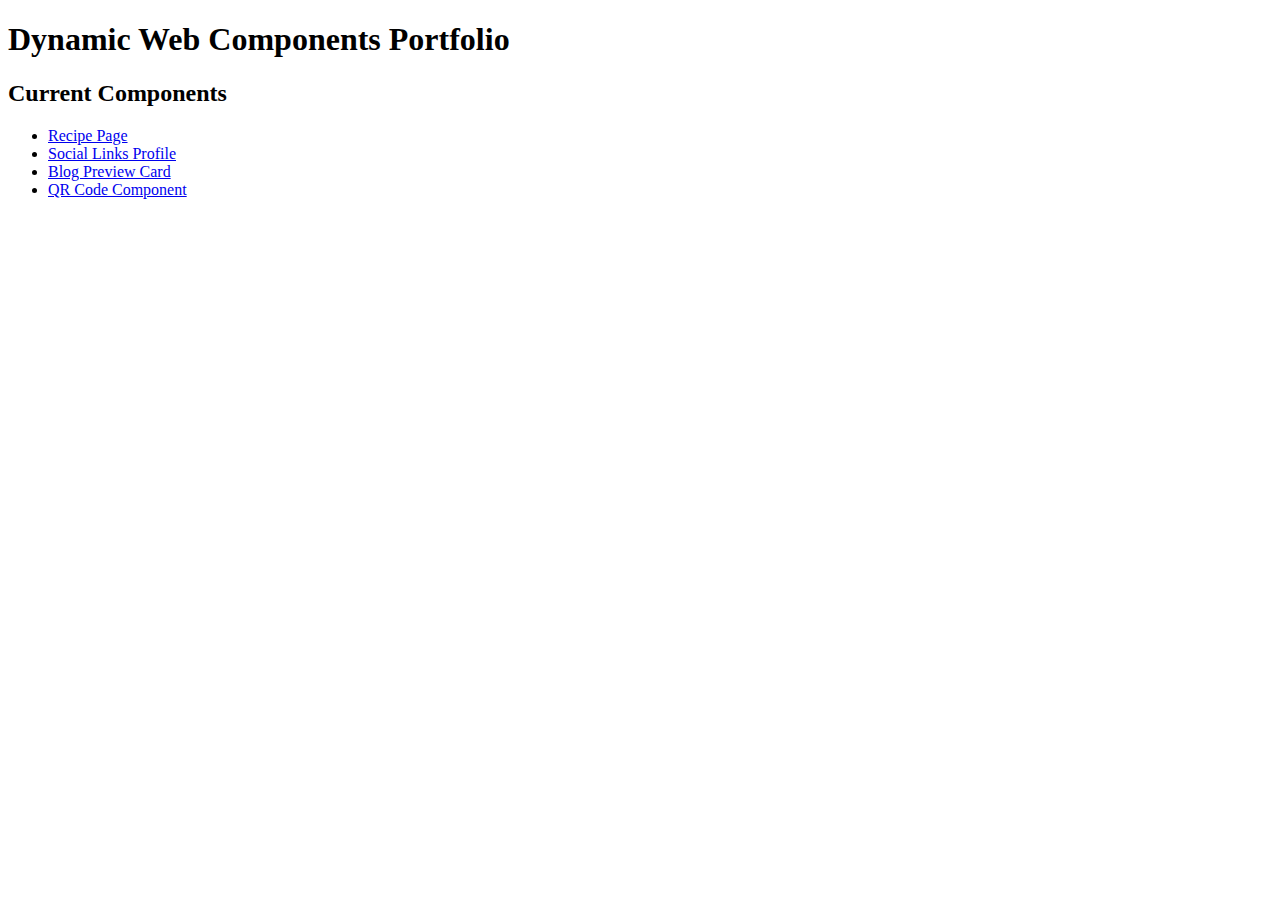
<file: components/index.html>
<!DOCTYPE html>
<html lang="en">
<head>
  <meta charset="UTF-8">
  <title>Dynamic Web Components Portfolio</title>
</head>
<body>
  <h1>
    Dynamic Web Components Portfolio
  </h1>
  <h2>
    Current Components
  </h2>
  <ul>
    <li><a href="./recipe-page/index.html">Recipe Page</a></li>
    <li><a href="./social-links-profile/index.html">Social Links Profile</a></li>
    <li><a href="./blog-preview-card/index.html">Blog Preview Card</a></li>
    <li><a href="./QR-code-component/index.html">QR Code Component</li>
  </ul>
</body>
</html>
</file>
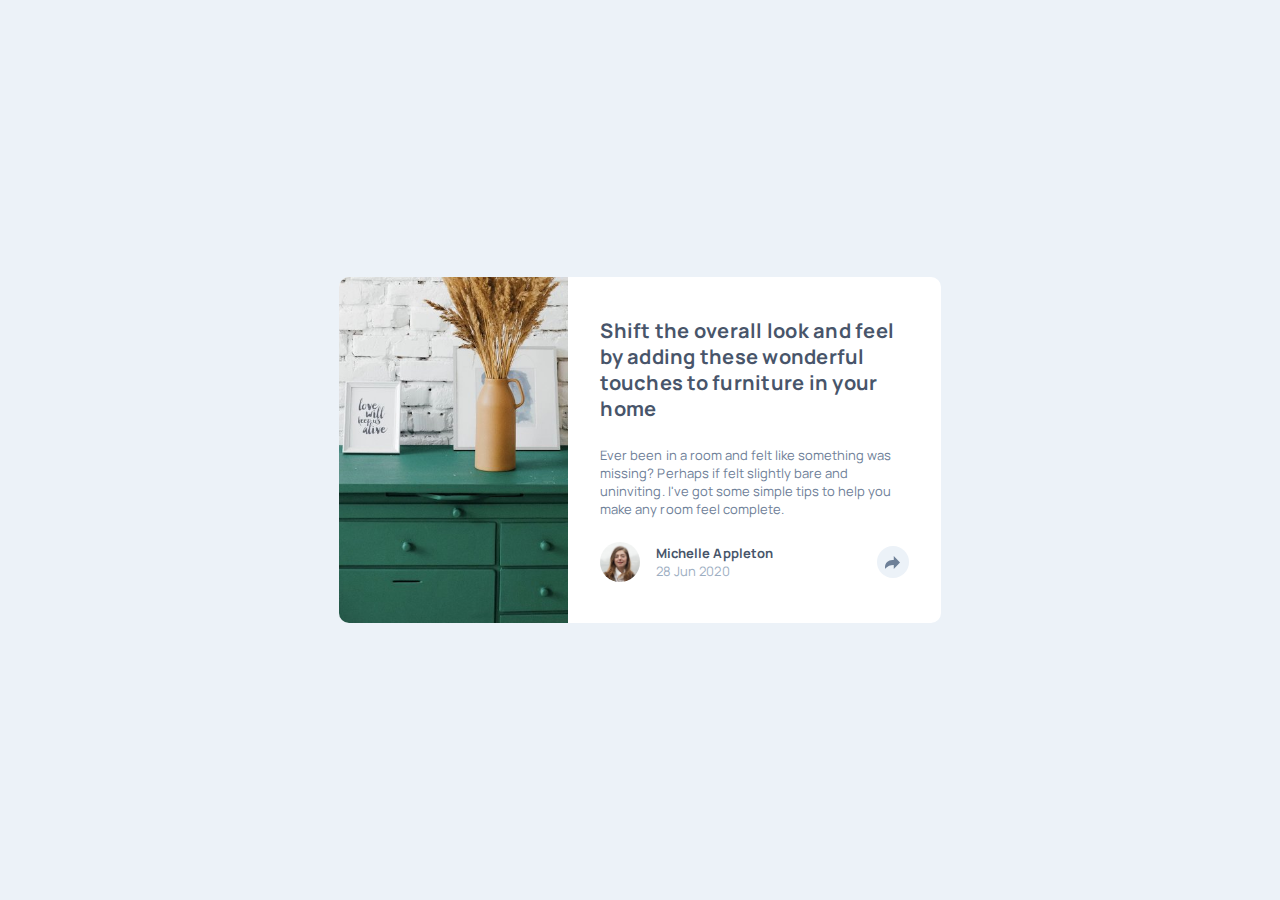
<file: components/article-preview-component/index.html>
<!DOCTYPE html>
<html lang="en">
<head>
  <meta charset="UTF-8">
  <meta name="viewport" content="width=device-width, initial-scale=1.0"> <!-- displays site properly based on user's device -->

  <link rel="preconnect" href="https://fonts.googleapis.com">
  <link rel="preconnect" href="https://fonts.gstatic.com" crossorigin>
  <link href="https://fonts.googleapis.com/css2?family=Manrope:wght@200..800&display=swap" rel="stylesheet">
  <link rel="icon" type="image/png" sizes="32x32" href="./images/favicon-32x32.png">
  <link rel="stylesheet" href="styles.css">
  <script src="main.js" defer></script>
  
  <title>Frontend Mentor | Article preview component</title>

</head>
<body>
  <main>
    <div class="card">
      <img src="images/drawers.jpg" alt="A green desk with some decorations">
      <div class="card__body">
        <div class="card__body__content">
          <h1>Shift the overall look and feel by adding these wonderful touches
            to furniture in your home</h1>
          <p>Ever been in a room and felt like something was missing?
          Perhaps if felt slightly bare and uninviting. I've got some simple
          tips to help you make any room feel complete.</p>
        </div>
        <div class="card__body__footer">
          <div class="card__body__footer__author-info">
            <img src="images/avatar-michelle.jpg" alt="Image of the author">
            <div class="card__body__footer__author-info__content">
              <p class="card__body__footer__author-info__content__author">Michelle Appleton</p>
              <p class="card__body__footer__author-info__content__date">28 Jun 2020</p>
            </div>
          </div>
          <div class="card__body__footer__share">
            <button class="card__body__footer__share__button"> </button>
            <div class="card__body__footer__share__links">
              <p>SHARE</p>
              <div>
                <a href="#"><img src="images/icon-facebook.svg" alt="facebook"></a>
                <a href="#"><img src="images/icon-twitter.svg" alt="twitter"></a>
                <a href="#"><img src="images/icon-pinterest.svg" alt="pinterest"></a>
              </div>
            </div>
          </div>
        </div>
      </div>
    </div>

  </main>
</body>
</html>
</file>
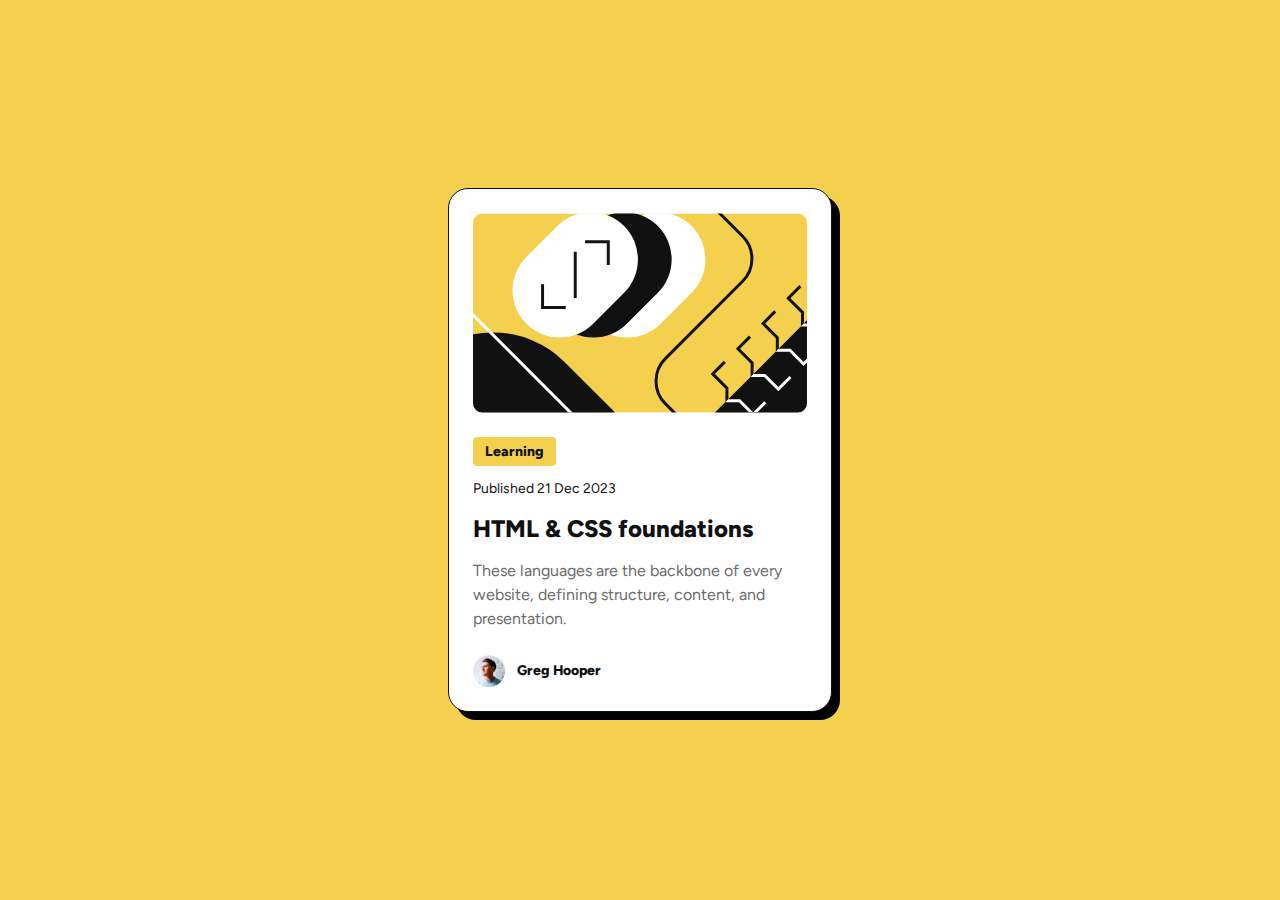
<file: components/blog-preview-card/index.html>
<!DOCTYPE html>
<html lang="en">
<head>
  <meta charset="UTF-8">
  <meta name="viewport" content="width=device-width, initial-scale=1.0"> <!-- displays site properly based on user's device -->

  <link rel="icon" type="image/png" sizes="32x32" href="./assets/images/favicon-32x32.png">
  <link rel="stylesheet" href="./styles.css" />
  
  <title>Frontend Mentor | Blog preview card</title>

</head>
<body>
<main>
    <div class="card">
        <img class="blog-image" src="assets/images/illustration-article.svg" alt="Yellow and black lines" />
        <div class="content">
            <div class="category">
                <span class="text-preset-3-bold">Learning</span>
            </div>
            <span class="text-preset-3">Published 21 Dec 2023</span>
            <h1 class="text-preset-1">HTML & CSS foundations</h1>
            <p class="text-preset-2">These languages are the backbone of every website, defining structure,
            content, and presentation.</p>
        </div>
        <div class="author">
            <img src="assets/images/image-avatar.webp" alt="A male" />
            <span class="text-preset-3-bold">Greg Hooper</span>
        </div>
    </div>
</main>
</body>
</html>
</file>
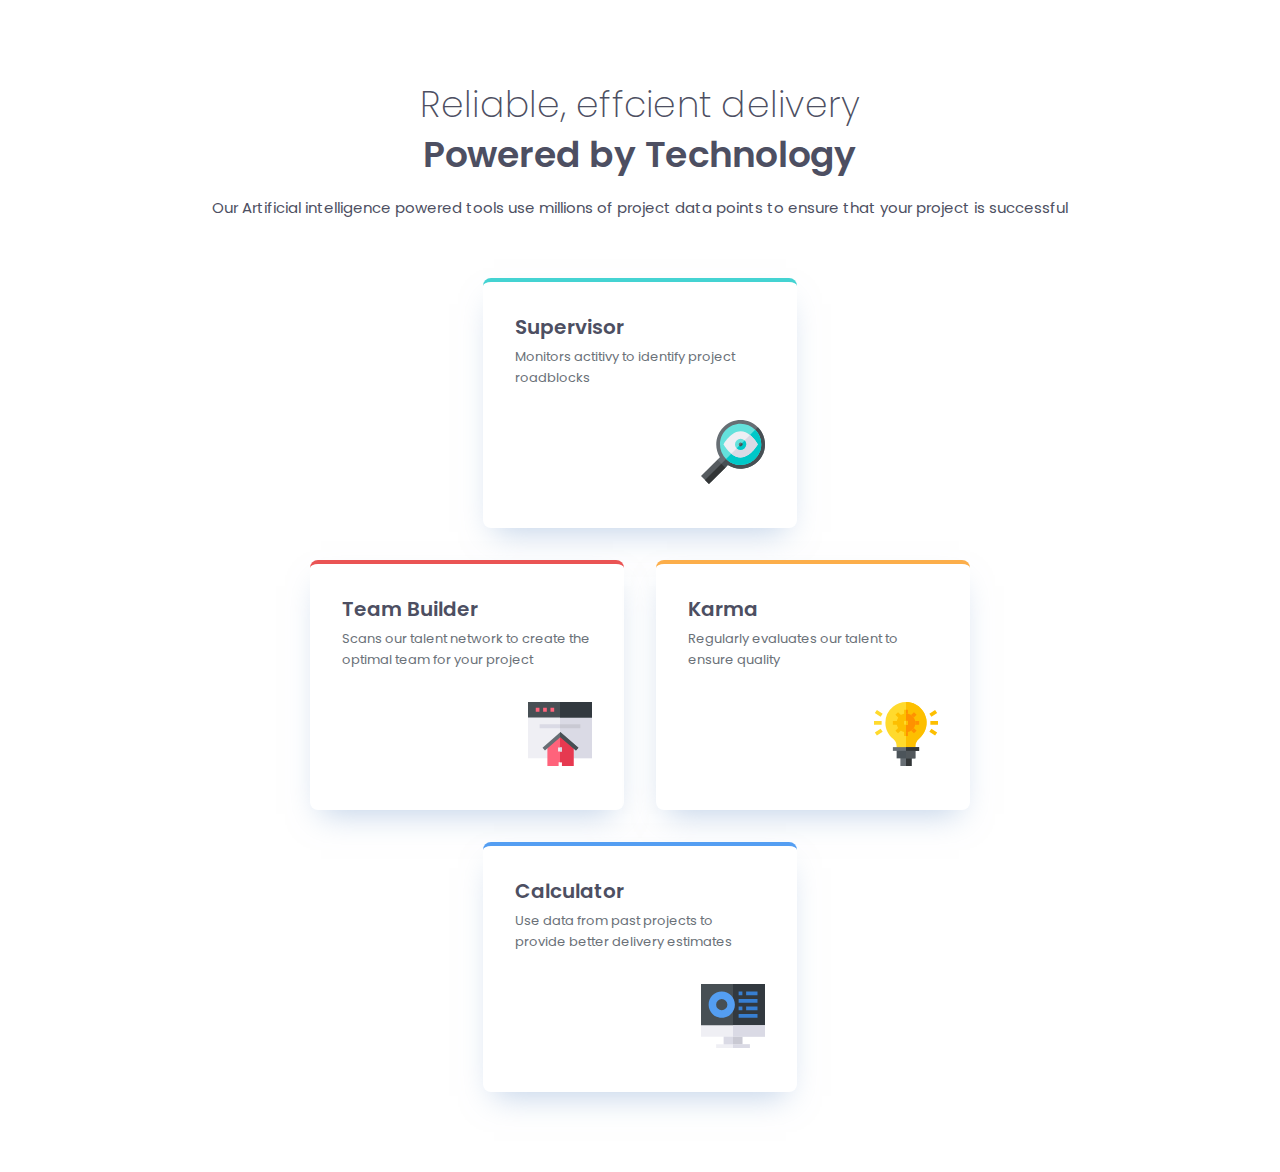
<file: components/four-card-features-section/index.html>
<!DOCTYPE html>
<html lang="en">
  <head>
    <meta charset="UTF-8">
    <meta name="viewport" content="width=device-width, initial-scale=1.0"> <!-- displays site properly based on user's device -->

    <link rel="icon" type="image/png" sizes="32x32" href="./images/favicon-32x32.png">
    <link rel="stylesheet" href="styles.css">

    <title>Frontend Mentor | Four card feature section</title>

  </head>
  <body>
    <main>
      <header>
        <div class="header__title">
          <h1>
            Reliable, effcient delivery
          </h1>
          <h2>Powered by Technology</h2>
        </div>
        <p>
          Our Artificial intelligence powered tools use millions of project
          data points to ensure that your project is successful
        </p>
      </header>

      <div class="card-container">
        <div class="card card--supervisor">
          <div class="card__title">
            <h2>Supervisor</h2>
            <p>Monitors actitivy to identify project roadblocks</p>
          </div>
          <img src="images/icon-supervisor.svg" alt="Icon with a magnifier">
        </div>
        <div class="card-container__middle-column">
          <div class="card card--team-builder">
            <div class="card__title">
              <h2>Team Builder</h2>
              <p>Scans our talent network to create the optimal team for your
              project</p>
            </div>
            <img src="images/icon-team-builder.svg" alt="Icon with a house">
          </div>
          <div class="card card--karma">
            <div class="card__title">
              <h2>Karma</h2>
              <p>Regularly evaluates our talent to ensure quality</p>
            </div>
            <img src="images/icon-karma.svg" alt="Icon with a lightbulb">
          </div>
        </div>
        <div class="card card--calculator">
          <div class="card__title">
            <h2>Calculator</h2>
            <p>Use data from past projects to provide better delivery
            estimates</p>
          </div>
          <img src="images/icon-calculator.svg" alt="Icon with a monitor">
        </div>
      </div>
    </main>
  </body>
</html>
</file>
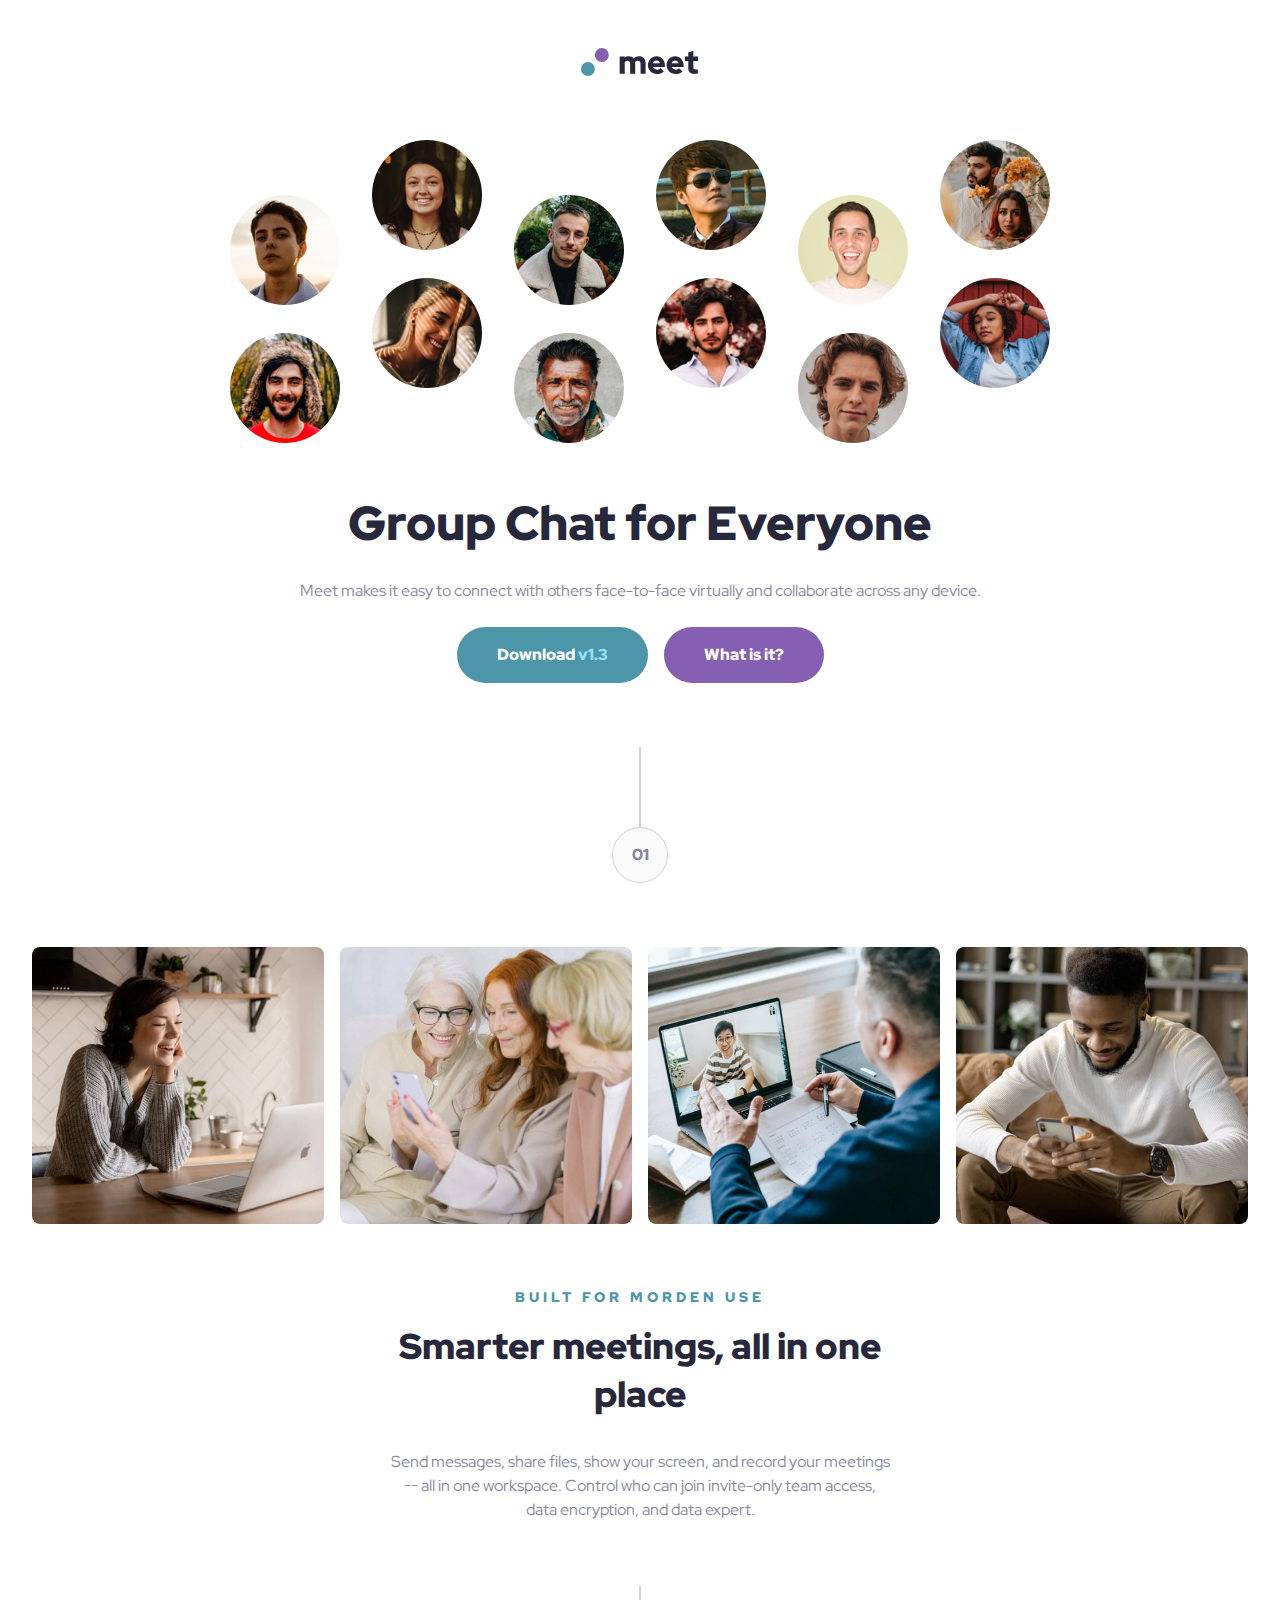
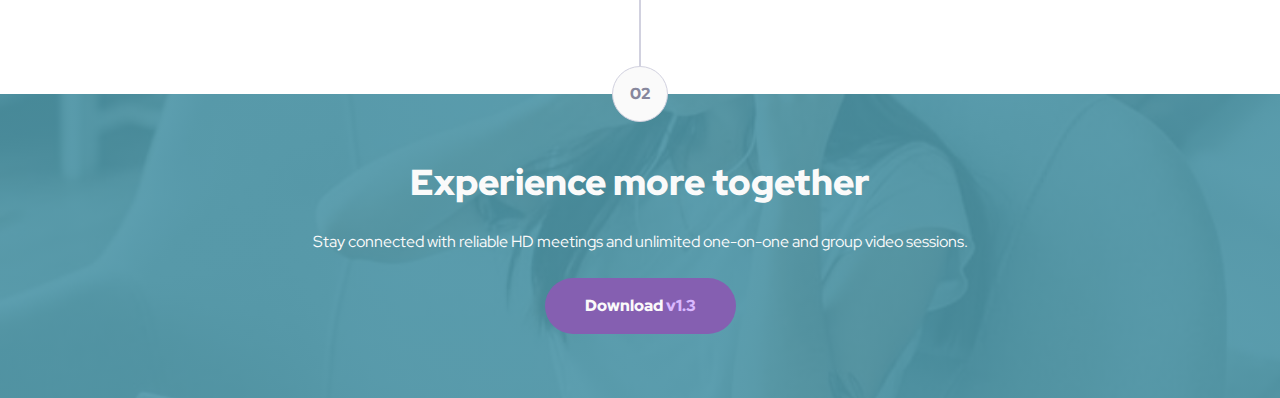
<file: components/meet-landing-page/index.html>
<!DOCTYPE html>
<html lang="en">
  <head>
    <meta charset="UTF-8">
    <meta name="viewport" content="width=device-width, initial-scale=1.0">

    <link rel="icon" type="image/png" sizes="32x32" href="./assets/favicon-32x32.png">
    <link rel="preconnect" href="https://fonts.googleapis.com">
    <link rel="preconnect" href="https://fonts.gstatic.com" crossorigin>
    <link href="https://fonts.googleapis.com/css2?family=Red+Hat+Display:ital,wght@0,300..900;1,300..900&display=swap" rel="stylesheet">
    <link rel="stylesheet" href="./styles.css">

    <title>Frontend Mentor | Meet landing page</title>
  </head>
  <body>
    <header>
      <img src="./assets/logo.svg" alt="Logo">
    </header>

    <main>
      <section class="hero">
        <img class="img--mobile" src="./assets/tablet/image-hero.png" alt="hero image">
        <img class="img--desktop" src="./assets/desktop/image-hero-left.png" alt="">        
        <div class="hero__content">
          <h1>Group Chat for Everyone</h1>
          <p>Meet makes it easy to connect with others face-to-face virtually
          and collaborate across any device.</p>
          <div class="hero__content__buttons">
            <button class="button--cyan">Download <span>v1.3</span></button>
            <button class="button--purple">What is it?</button>
          </div>
        </div>
        <img class="img--desktop" src="./assets/desktop/image-hero-right.png" alt="">        
      </section>

      <section class="main-content">
        <div class="node">
          <div class="node__line"></div>
          <div class="node__content">01</div>
        </div>
        <div class="img-container">
          <img src="./assets/desktop/image-woman-in-videocall.jpg" alt="Woman in video call">
          <img src="./assets/desktop/image-women-videochatting.jpg" alt="Women video chatting">
          <img src="./assets/desktop/image-men-in-meeting.jpg" alt="Men in meeting">
          <img src="./assets/desktop/image-man-texting.jpg" alt="Man texting">
        </div>
        <div class="content">
          <div class="content__head">
            <p class="eyebrow">BUILT FOR MORDEN USE</p>
            <h2>Smarter meetings, all in one place</h2>
          </div>
          <p>Send messages, share files, show your screen, and record your
          meetings -- all in one workspace. Control who can join invite-only
          team access, data encryption, and data expert.</p>
        </div>
      </section>
    </main>

    <footer>
      <div class="node">
        <div class="node__line"></div>
        <div class="node__content">02</div>
      </div>
      <div class="footer__content">
        <h2 class="font-white">Experience more together</h2>
        <p class="font-white">Stay connected with reliable HD meetings and unlimited one-on-one 
        and group video sessions.</p>
        <button class="button--purple">Download <span>v1.3</span></button>
      </div>
    </footer>
  </body>
</html>
</file>
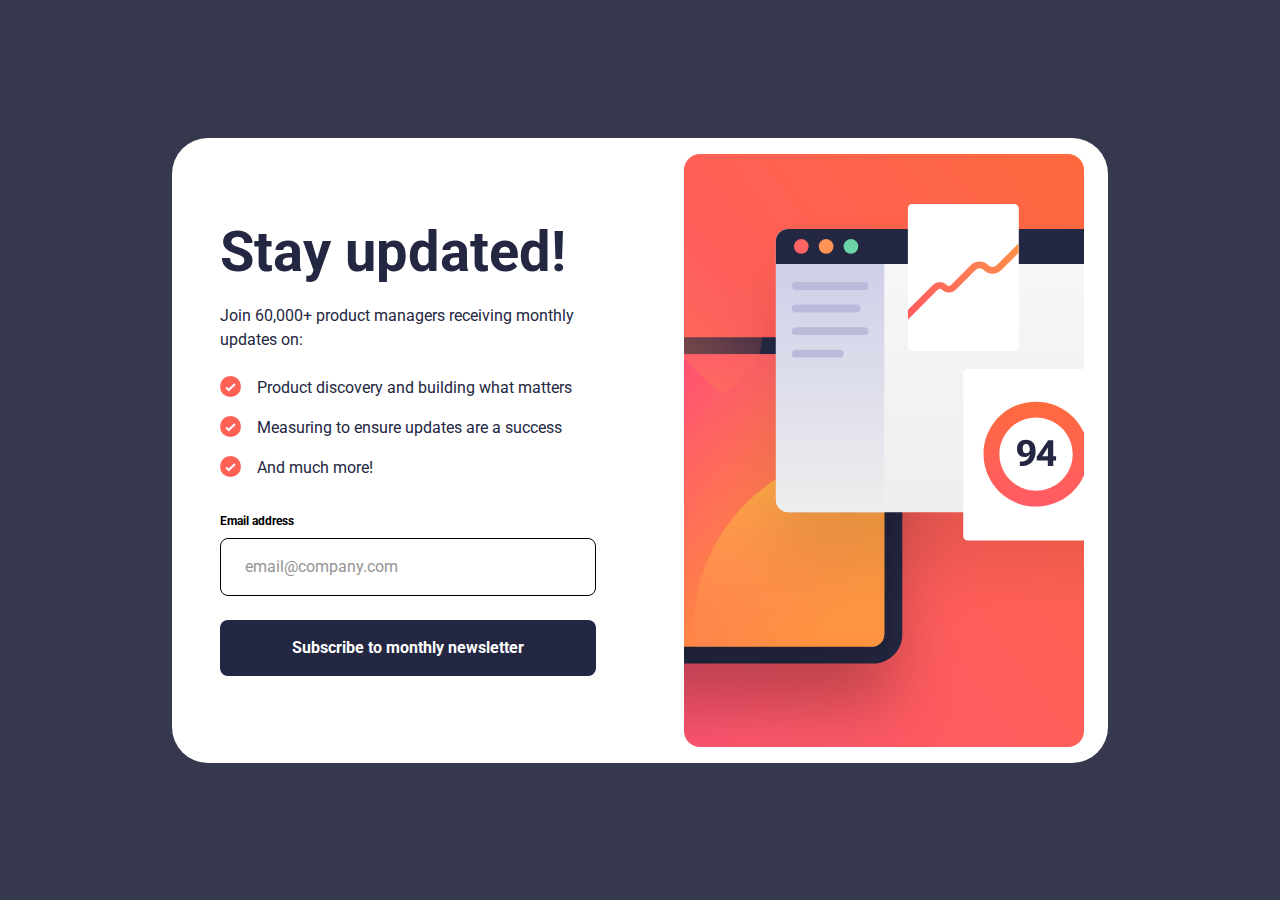
<file: components/newsletter-sign-up-with-success-message/index.html>
<!DOCTYPE html>
<html lang="en">
  <head>
    <meta charset="UTF-8">
    <meta name="viewport" content="width=device-width, initial-scale=1.0"> <!-- displays site properly based on user's device -->
    <link rel="preconnect" href="https://fonts.googleapis.com">
    <link rel="preconnect" href="https://fonts.gstatic.com" crossorigin>
    <link href="https://fonts.googleapis.com/css2?family=Roboto:ital,wght@0,100..900;1,100..900&display=swap" rel="stylesheet">
    <link rel="icon" type="image/png" sizes="32x32" href="./assets/images/favicon-32x32.png">
    <link rel="stylesheet" href="./output.css">

    <title>Frontend Mentor | Newsletter sign-up form with success message</title>

  </head>
  <body>
    <main class="flex items-center justify-center bg-blue-700 min-h-screen">
      <!-- Sign-up form start -->

      <div class="w-screen flex flex-col gap-4 font-sans pb-5 bg-white md:w-[608px] md:h-min md:p-5 md:rounded-lg lg:flex-row-reverse lg:w-fit lg:gap-8 lg:px-3 lg:py-2 lg:items-center" id="main-page">
        <img src="./assets/images/illustration-sign-up-mobile.svg" alt="A background image" class="md:rounded-md md:h-[358px] md:object-cover lg:w-[400px] lg:h-[593px] lg:object-[62%_112%]">

        <div class="mx-3 flex flex-col gap-4 text-base lg:w-[376px] lg:h-min">
          <div class="flex flex-col gap-3 text-blue-800">
            <h1 class="text-lg font-bold md:text-xl">
              Stay updated!
            </h1>

            <p>
              Join 60,000+ product managers receiving monthly updates on:
            </p>

            <ul class="list-outside flex flex-col gap-2">
              <li class="flex items-start gap-2">
                <img src="./assets/images/icon-list.svg" alt="checkmark">
                Product discovery and building what matters
              </li>
              <li class="flex items-start gap-2">
                <img src="./assets/images/icon-list.svg" alt="checkmark">
                Measuring to ensure updates are a success
              </li>
              <li class="flex items-start gap-2">
                <img src="./assets/images/icon-list.svg" alt="checkmark">
                And much more!
              </li>
            </ul>
          </div>

          <form class="flex flex-col gap-3" novalidate>
            <div class="flex flex-col gap-1">
              <label for="email" class="text-sm font-bold flex justify-between">
                <p>
                  Email address
                </p>
                <p class="text-red hidden" id="error-message">
                  Valid email required
                </p>
              </label>
              <input 
                class="px-3 py-2 rounded-sm border placeholder:text-grey"
                type="email" 
                id="email" 
                name="user-email" 
                placeholder="email@company.com" 
                required 
                />
            </div>
            <button class="py-2 bg-blue-800 text-white rounded-sm text-nowrap font-bold hover:bg-linear-to-r hover:from-[#FF6A3A] hover:to-[#FF527B]" type="submit">
              Subscribe to monthly newsletter
            </button>
          </form>
        </div>
      </div>

      <!-- Sign-up form end -->

      <!-- Success message start -->

      <div class="w-full h-screen flex flex-col pt-[149px] pb-[70px] px-3 justify-between hidden bg-white md:w-[504px] md:h-min md:p-8 md:gap-4 md:rounded-lg" id="success-page">
        <div class="flex flex-col gap-4 text-blue-800">
          <img src="./assets/images/icon-success.svg" alt="success" class="w-[64px] h-[64px]">
          <h1 class="text-lg font-bold md:text-xl">
            Thanks for subscribing!
          </h1>

          <p class="text-base">
            A confirmation email has been sent to <span class="font-bold" id="show-email"></span>. 
            Please open it and click the button inside to confirm your subscription.
          </p>
        </div>

        <button class="py-2 text-nowrap text-center bg-blue-800 text-white font-bold rounded-sm hover:bg-linear-to-r hover:from-[#FF6A3A] hover:to-[#FF527B]" id="dismiss">
          Dismiss message
        </button>
      </div>

      <!-- Success message end -->
    </main>
  <script>
    const form = document.querySelector("form");

    form.addEventListener('submit', (e) => {
      e.preventDefault();

      if (form.checkValidity()) {
        const formData = new FormData(form);
        const mainPage = document.getElementById("main-page");
        mainPage.classList.add("hidden");
        const emailSpan = document.getElementById("show-email");
        emailSpan.textContent = formData.get("user-email");
        const successPage = document.getElementById("success-page");
        successPage.classList.remove('hidden');
      } else {
        console.log("failed");
        const errorMessage = document.getElementById("error-message");
        errorMessage.classList.remove("hidden");
        const emailInput = document.getElementById("email");
        emailInput.classList.add("bg-red-100", "text-red");
      }
    });

    const returnButton = document.getElementById("dismiss");
    returnButton.addEventListener("click", (e) => {
      form.reset();
      const successPage = document.getElementById("success-page");
      successPage.classList.add('hidden');
      const mainPage = document.getElementById("main-page");
      mainPage.classList.remove("hidden");
    });
  </script>
  </body>
</html>
</file>
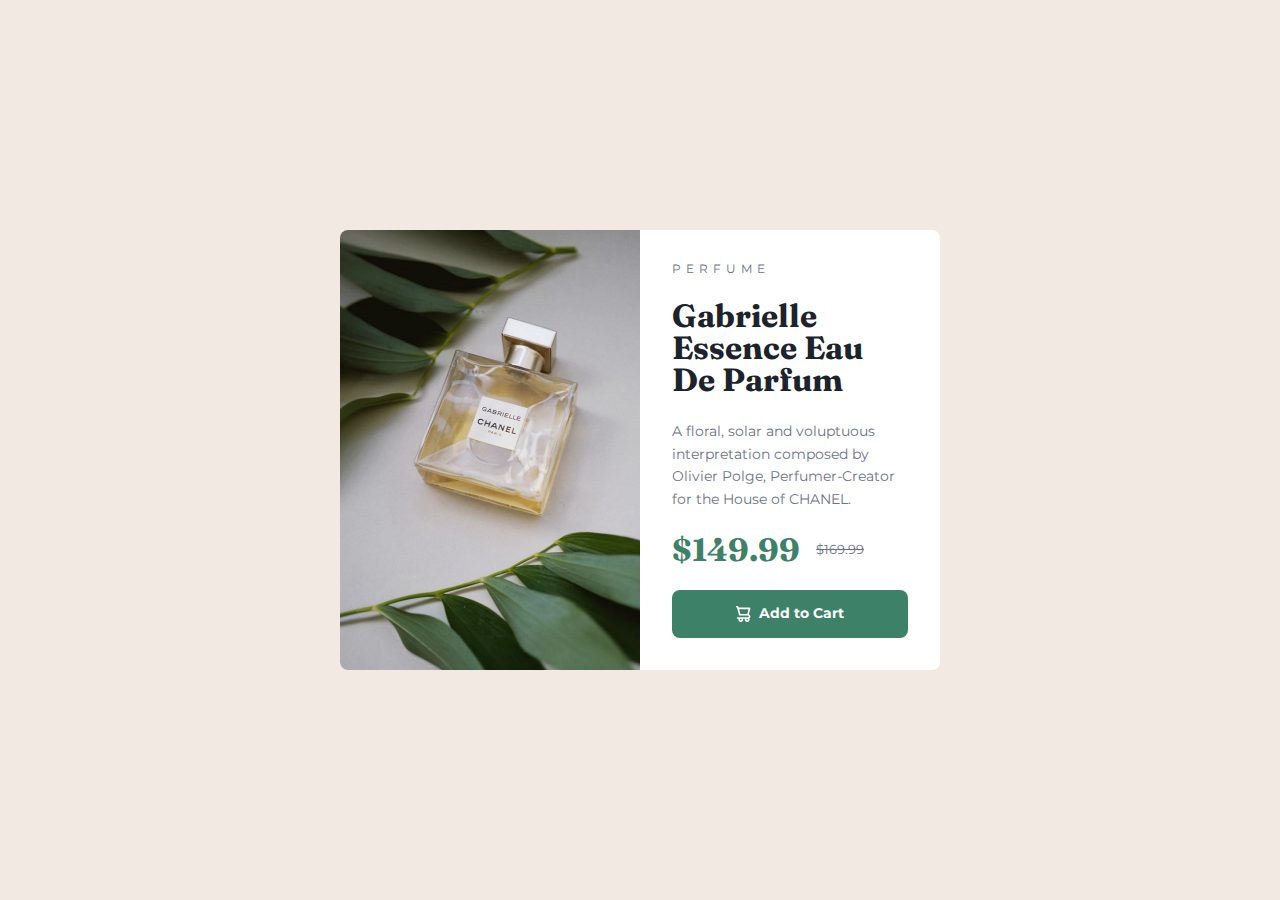
<file: components/product-preview-card-component/index.html>
<!DOCTYPE html>
<html lang="en">
  <head>
    <meta charset="UTF-8">
    <meta name="viewport" content="width=device-width, initial-scale=1.0"> <!-- displays site properly based on user's device -->

    <link rel="icon" type="image/png" sizes="32x32" href="./images/favicon-32x32.png">
    <link rel="stylesheet" href="styles.css">

    <title>Frontend Mentor | Product preview card component</title>

  </head>
  <body>

    <main>
      <div class="card">
        <picture class="card__hero-image">
          <source srcset="images/image-product-mobile.jpg" media="(max-width: 375px)" />
          <img src="images/image-product-desktop.jpg" alt="Product image of this prefume" />
        </picture>

        <article class="card__content">
          <section class="card__content__title">
            <span class="card__content__title__category">PERFUME</span>
            <h1>Gabrielle Essence Eau De Parfum</h1>
            <p>A floral, solar and voluptuous interpretation composed
            by Olivier Polge, Perfumer-Creator for the House of CHANEL.</p>
          </section>
          <section class="card__content__price">
            <span class="card__content__price--discounted">$149.99</span>
            <span class="card__content__price--regular">$169.99</span>
          </section>
          <button class="card__content__add-to-cart">
            <img src="images/icon-cart.svg" alt="Cart icon">
            Add to Cart
          </button>
        </article>
      </div>
    </main>
  </body>
</html>
</file>
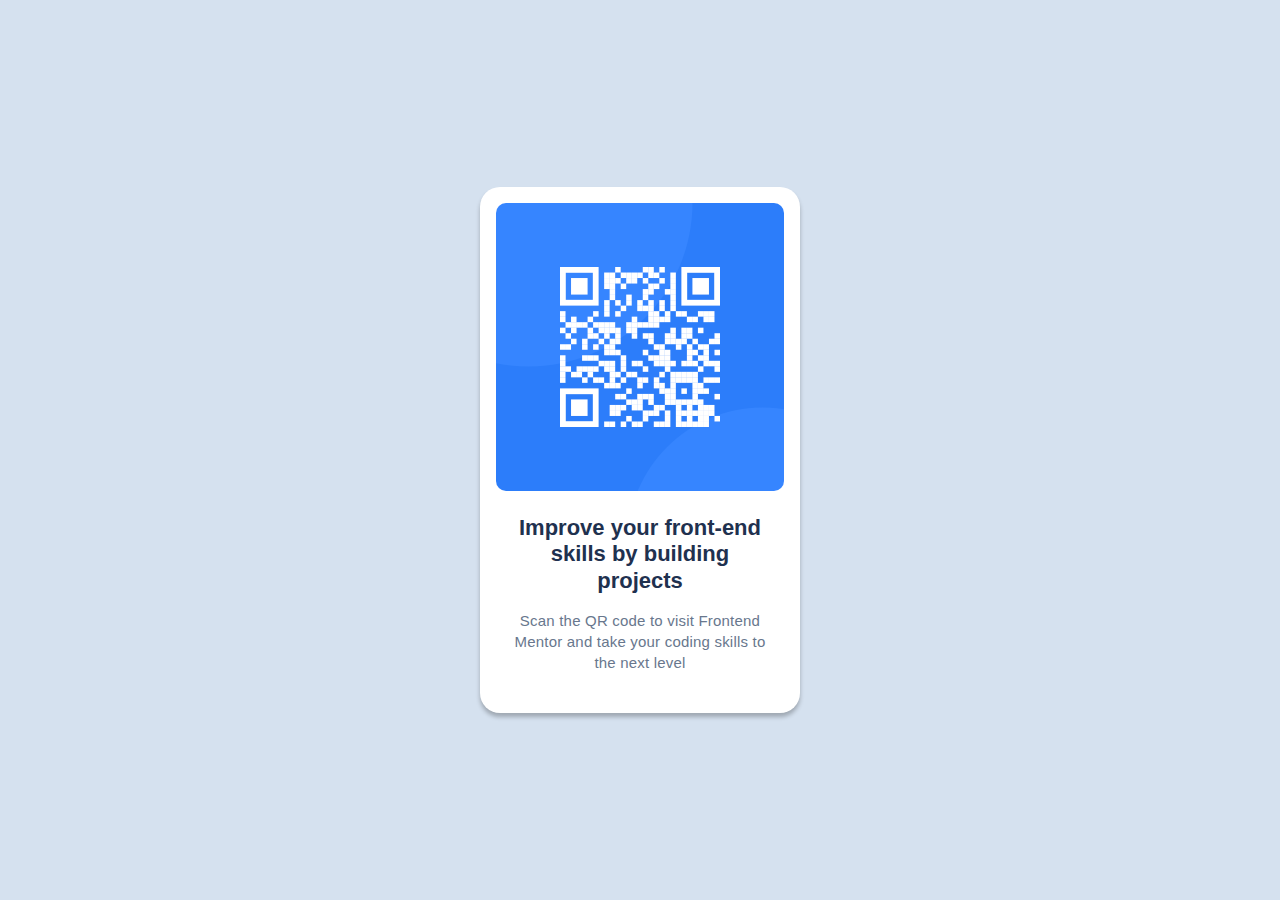
<file: components/QR-code-component/index.html>
<!DOCTYPE html>
<html lang="en">
<head>
  <meta charset="UTF-8">
  <meta name="viewport" content="width=device-width, initial-scale=1.0"> <!-- displays site properly based on user's device -->

  <link rel="icon" type="image/png" sizes="32x32" href="./images/favicon-32x32.png">
  <link rel="stylesheet" href="./styles.css">
  
  <title>Frontend Mentor | QR code component</title>

</head>
<body>
    <main>
        <div class="container">
            <img src="images/image-qr-code.png" alt="A qrcode linking to FrontEnd Master"/>
            <div class="container__content">
                <h1>
                    Improve your front-end skills by building projects
                </h1>
                <p>
                    Scan the QR code to visit Frontend Mentor and take your coding
                    skills to the next level
                </p>
            </div>
        </div>
    </main> 
</body>
</html>
</file>
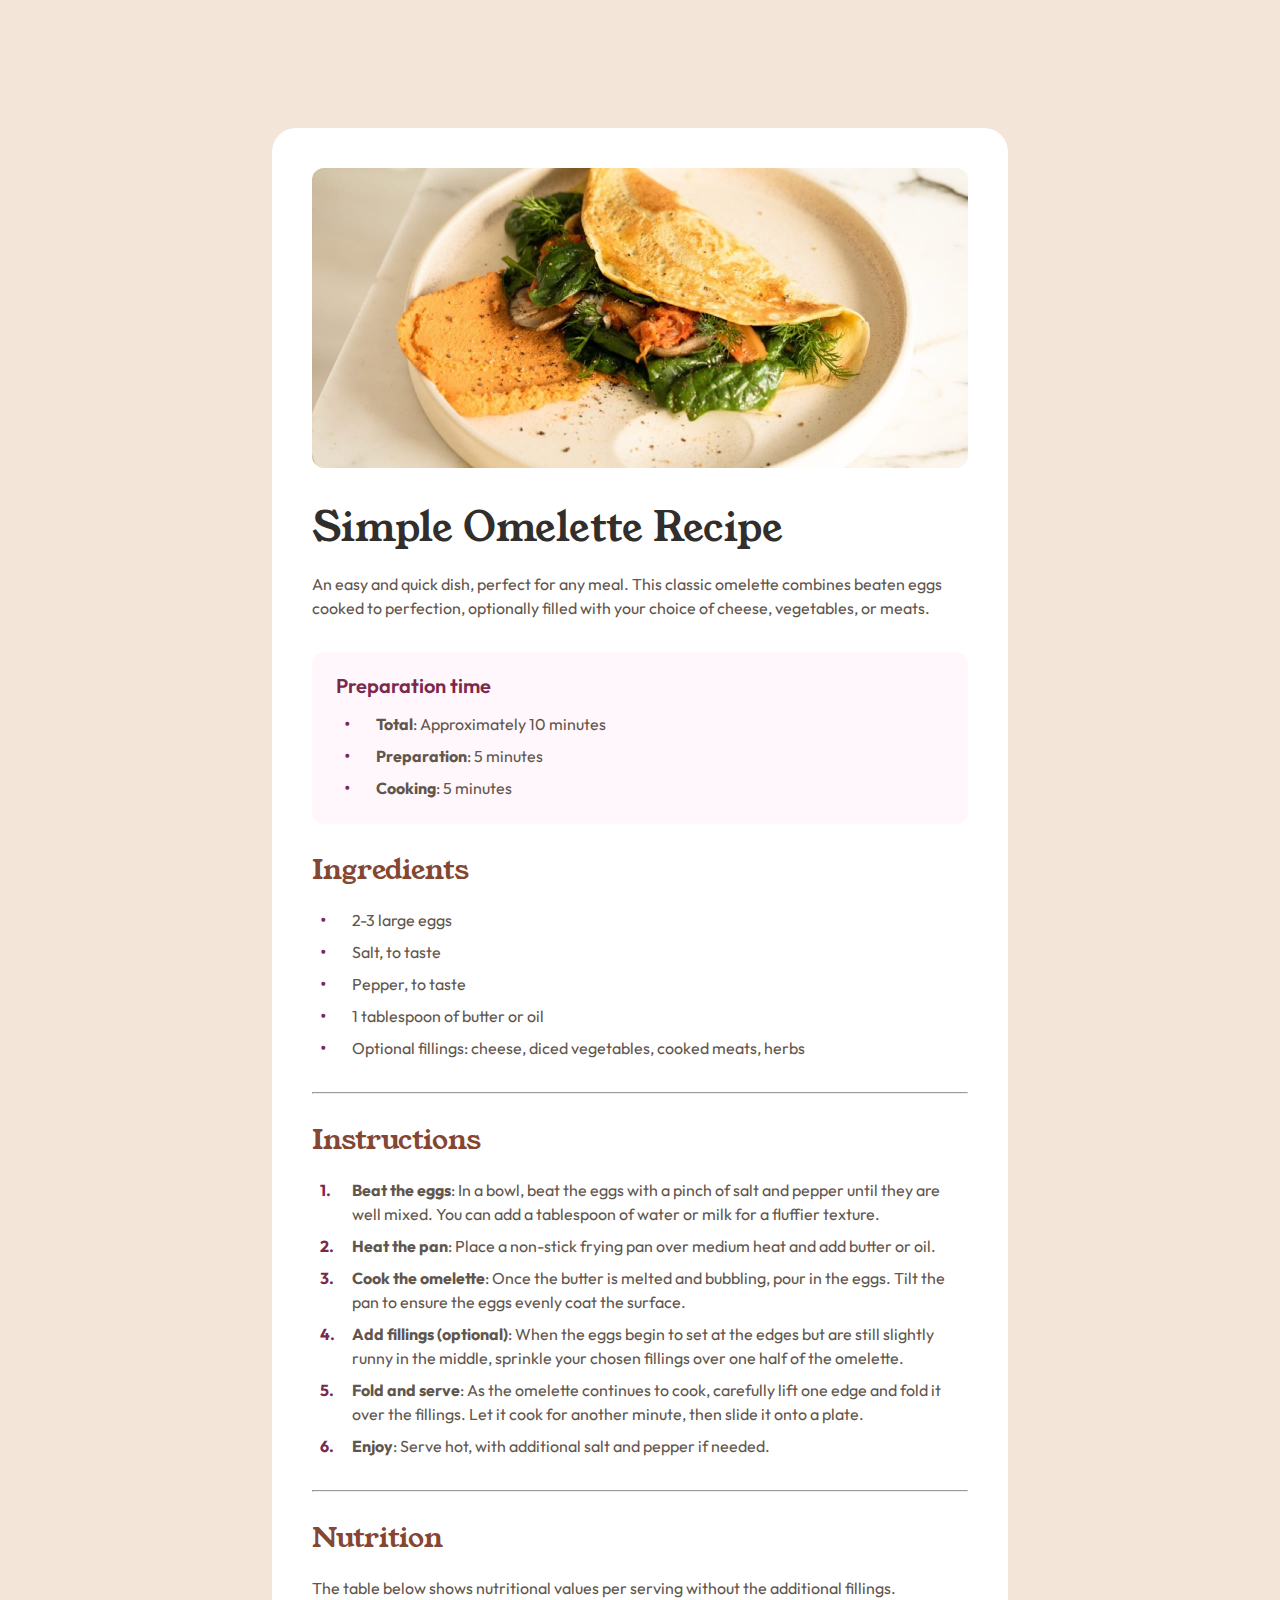
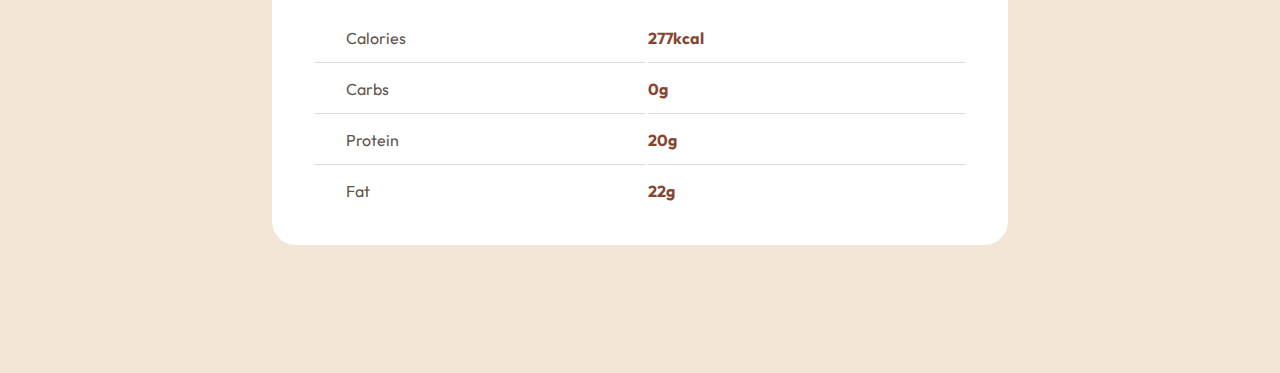
<file: components/recipe-page/index.html>
<!DOCTYPE html>
<html lang="en">
<head>
  <meta charset="UTF-8">
  <meta name="viewport" content="width=device-width, initial-scale=1.0"> <!-- displays site properly based on user's device -->

  <link rel="icon" type="image/png" sizes="32x32" href="./assets/images/favicon-32x32.png">
  <link rel="stylesheet" href="./styles.css" />
  
  <title>Frontend Mentor | Recipe page</title>

</head>
<body>
<main>
    <div class="card">
        <figure class="card__hero-image">
            <img src="assets/images/image-omelette.jpeg" alt="A picture of omelette" />
        </figure>

    <article>
        <header class="card__title">
            <h1>Simple Omelette Recipe</h1>
            <p>
  An easy and quick dish, perfect for any meal. This classic omelette combines beaten eggs cooked 
  to perfection, optionally filled with your choice of cheese, vegetables, or meats.
            </p>
        </header>

        <section class="card__preparation">
            <h2>Preparation time</h2>
            <ul>
                <li><span><strong>Total</strong>: Approximately 10 minutes</span></li>
                <li><span><strong>Preparation</strong>: 5 minutes</span></li>
                <li><span><strong>Cooking</strong>: 5 minutes</span></li>
            </ul>
        </section>

        <section class="card__ingredients">
            <h2>Ingredients</h2>
            <ul>
                <li><span>2-3 large eggs</span></li>
                <li><span>Salt, to taste</span></li>
                <li><span>Pepper, to taste</span></li>
                <li><span>1 tablespoon of butter or oil</span></li>
                <li><span>Optional fillings: cheese, diced vegetables, cooked meats, herbs</span></li>
            </ul>
        </section>

        <hr />

        <section class="card__instruction">
            <h2>Instructions</h2>
            <ol>
                <li><span><strong>Beat the eggs</strong>: In a bowl, beat the eggs with a pinch of salt and pepper until they are well mixed. 
                        You can add a tablespoon of water or milk for a fluffier texture.</span></li>
                <li><span><strong>Heat the pan</strong>: Place a non-stick frying pan over medium heat and add butter or oil.</span></li>
                <li><span><strong>Cook the omelette</strong>: Once the butter is melted and bubbling, pour in the eggs. Tilt the pan to ensure 
                        the eggs evenly coat the surface.</span></li>

                <li><span><strong>Add fillings (optional)</strong>: When the eggs begin to set at the edges but are still slightly runny in the 
                middle, sprinkle your chosen fillings over one half of the omelette.</span></li>

                <li><span><strong>Fold and serve</strong>: As the omelette continues to cook, carefully lift one edge and fold it over the 
                        fillings. Let it cook for another minute, then slide it onto a plate.</span></li>

                <li><span><strong>Enjoy</strong>: Serve hot, with additional salt and pepper if needed.</span></li>
            </ol>
        </section>

        <hr />

        <section class="card__nutrition">
            <h2>Nutrition</h2>
            <p>The table below shows nutritional values per serving without the additional fillings.</p>
            <table>
                <tbody>
                    <tr>
                        <th>Calories</th>
                        <td>277kcal</td>
                    </tr>
                    <tr>
                        <th>Carbs</th>
                        <td>0g</td>
                    </tr>
                    <tr>
                        <th>Protein</th>
                        <td>20g</td>
                    </tr>
                    <tr>
                        <th>Fat</th>
                        <td>22g</td>
                    </tr>
                </tbody>
            </table>
        </section>
    </article>
    </div>
</main>
</body>
</html>
</file>
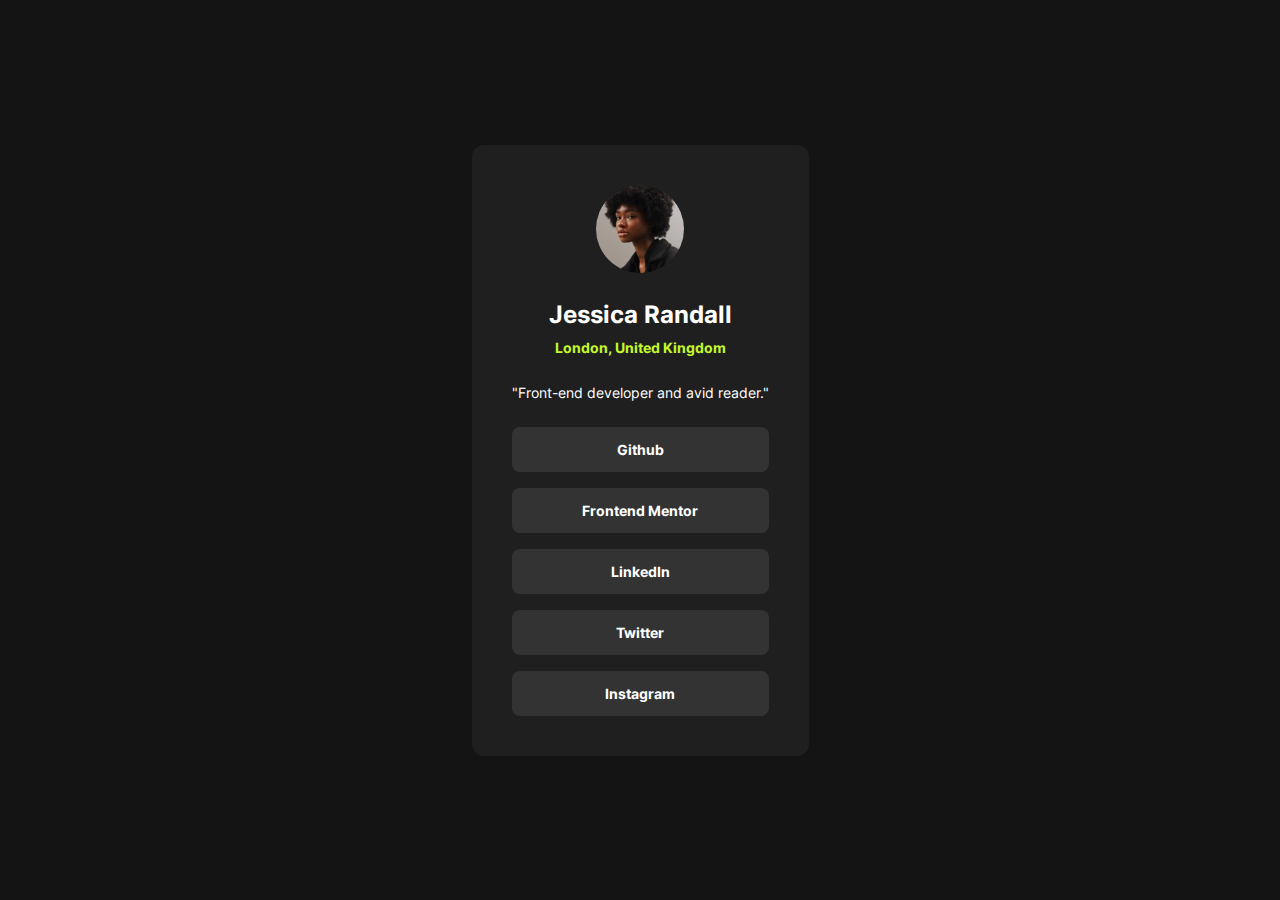
<file: components/social-links-profile/index.html>
<!DOCTYPE html>
<html lang="en">
<head>
  <meta charset="UTF-8">
  <meta name="viewport" content="width=device-width, initial-scale=1.0"> <!-- displays site properly based on user's device -->

  <link rel="icon" type="image/png" sizes="32x32" href="./assets/images/favicon-32x32.png">
  <link rel="stylesheet" href="styles.css" />
  
  <title>Frontend Mentor | Social links profile</title>

</head>
<body>
    <main>
    <div class="card">
        <img class="card__avatar" src="assets/images/avatar-jessica.jpeg" alt="Avatar of the user" />
        <section class="card__name-location">
            <h1 class="card__name-location__name text-preset-1">Jessica Randall</h1>
            <p class="card__name-location__location text-preset-2-bold">London, United Kingdom</p>
        </section>
        <span class="card__bio text-preset-2">"Front-end developer and avid reader."</span>
        <div class="card__links text-preset-2-bold">
            <a class="card__links__button">Github</a>
            <a class="card__links__button">Frontend Mentor</a>
            <a class="card__links__button">LinkedIn</a>
            <a class="card__links__button">Twitter</a>
            <a class="card__links__button">Instagram</a>
        </div>
    </div>
    </main>
</body>
</html>
</file>
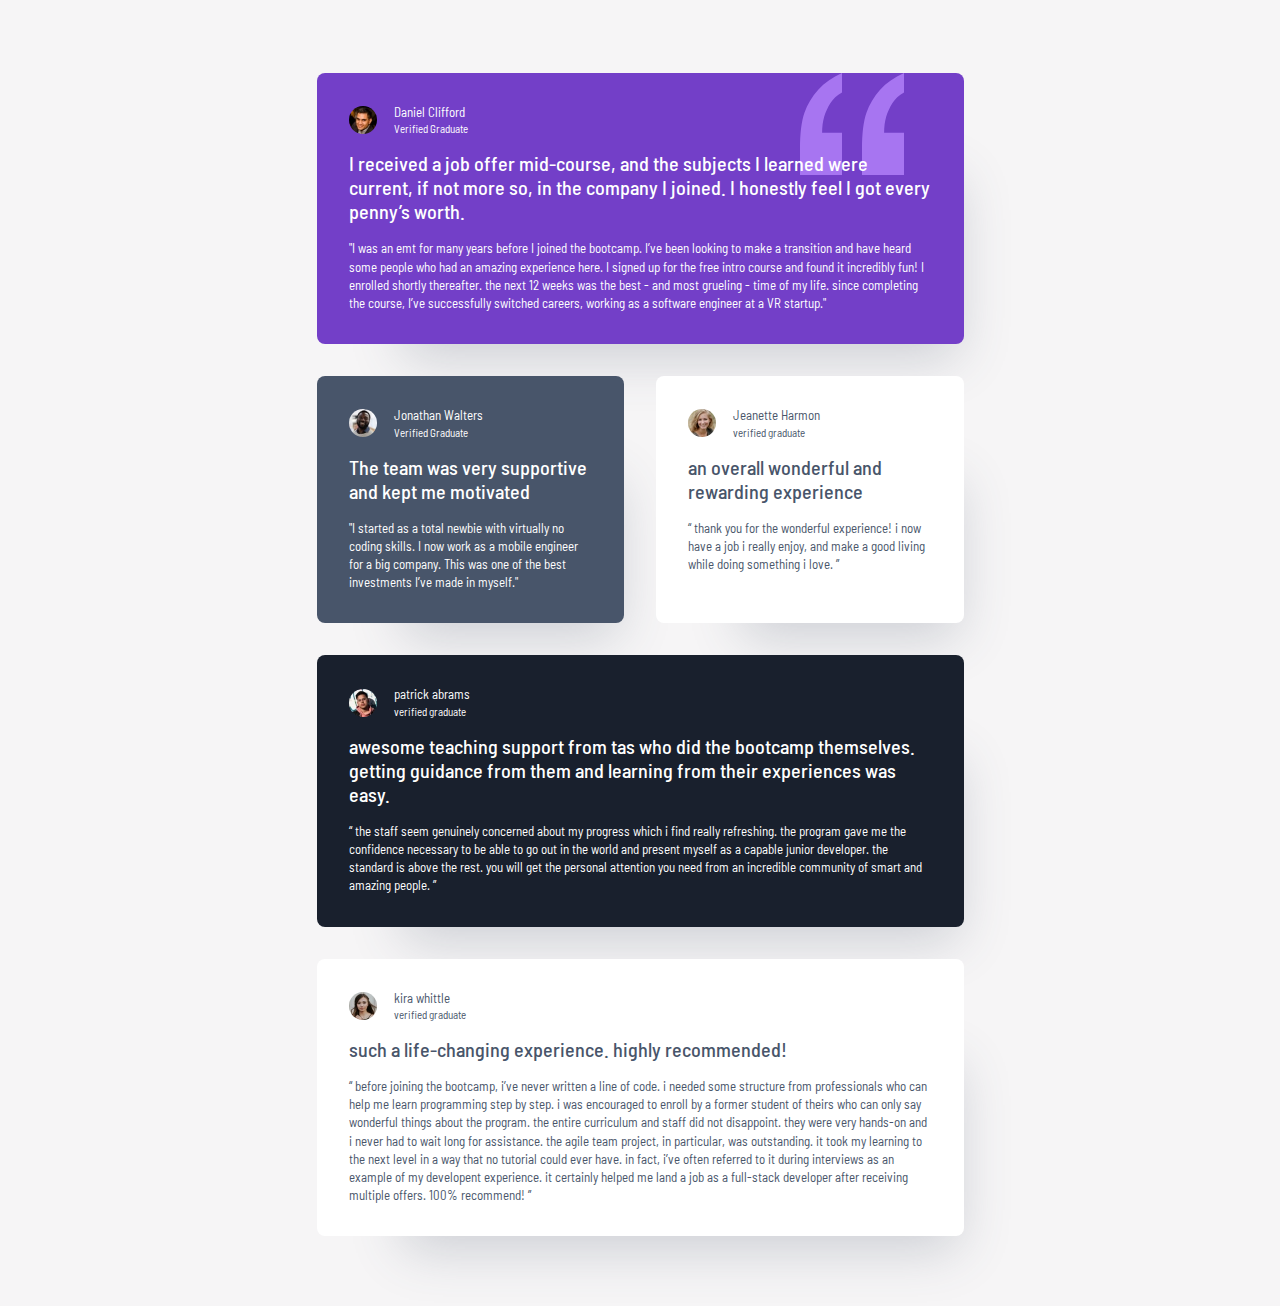
<file: components/testimonial-grid-section/index.html>
<!DOCTYPE html>
<html lang="en">
  <head>
    <meta charset="UTF-8">
    <meta name="viewport" content="width=device-width, initial-scale=1.0"> <!-- displays site properly based on user's device -->

    <link rel="icon" type="image/png" sizes="32x32" href="./images/favicon-32x32.png">
    <link rel="stylesheet" href="./styles.css">

    <title>Frontend Mentor | [Challenge Name Here]</title>
  </head>
  <body>
    <main>
      <div class="card-container">
        <article class="card card--purple card--full">
          <section class="card__profile">
            <img src="./images/image-daniel.jpg" alt="Profile photo of Daniel">
            <div class="card__profile__text">
              <h2>
                Daniel Clifford
              </h2>
              <p>
                Verified Graduate
              </p>
            </div>
          </section>

          <p class="card__comment">
            I received a job offer mid-course, and the subjects I learned were current, if not more so, 
            in the company I joined. I honestly feel I got every penny’s worth.
          </p>

          <p class="card__quote">
            "I was an emt for many years before I joined the bootcamp. I’ve been looking to make a 
            transition and have heard some people who had an amazing experience here. I signed up 
            for the free intro course and found it incredibly fun! I enrolled shortly thereafter. 
            the next 12 weeks was the best - and most grueling - time of my life. since completing 
            the course, I’ve successfully switched careers, working as a software engineer at a VR startup."
          </p>
          <img src="images/bg-pattern-quotation.svg" alt="Background decoration" class="card__background">
        </article>

        <article class="card card--grey">
          <section class="card__profile">
            <img src="./images/image-jonathan.jpg" alt="Profile photo of Jonathan">
            <div class="card__profile__text">
              <h2>
                Jonathan Walters
              </h2>
              <p>
                Verified Graduate
              </p>
            </div>
          </section>

          <p class="card__comment">
            The team was very supportive and kept me motivated
          </p>

          <p class="card__quote">
            "I started as a total newbie with virtually no coding skills. I now work as a mobile engineer 
            for a big company. This was one of the best investments I’ve made in myself."
          </p>
        </article>

        <article class="card card--white">
          <section class="card__profile">
            <img src="./images/image-jeanette.jpg" alt="Profile photo of Jeanette">
            <div class="card__profile__text">
              <h2>
                Jeanette Harmon
              </h2>
              <p>
                verified graduate
              </p>
            </div>
          </section>

          <p class="card__comment">
            an overall wonderful and rewarding experience
          </p>

          <p class="card__quote">
            “ thank you for the wonderful experience! i now have a job i really enjoy, and make a good living 
            while doing something i love. ”
          </p>
        </article>

        <article class="card card--dark-blue card--full">
          <section class="card__profile">
            <img src="./images/image-patrick.jpg" alt="Profile photo of Patrick">
            <div class="card__profile__text">
              <h2>
                patrick abrams
              </h2>
              <p>
                verified graduate
              </p>
            </div>
          </section>

          <p class="card__comment">
            awesome teaching support from tas who did the bootcamp themselves. getting guidance from them and 
            learning from their experiences was easy.
          </p>

          <p class="card__quote">
            “ the staff seem genuinely concerned about my progress which i find really refreshing. the program 
            gave me the confidence necessary to be able to go out in the world and present myself as a capable 
            junior developer. the standard is above the rest. you will get the personal attention you need from 
            an incredible community of smart and amazing people. ”
          </p>
        </article>

        <article class="card card--white card--full-vertical">
          <section class="card__profile">
            <img src="./images/image-kira.jpg" alt="Profile photo of Kira">
            <div class="card__profile__text">
              <h2>
                kira whittle
              </h2>
              <p>
                verified graduate
              </p>
            </div>
          </section>

          <p class="card__comment">
            such a life-changing experience. highly recommended!
          </p>

          <p class="card__quote">
            “ before joining the bootcamp, i’ve never written a line of code. i needed some structure from 
            professionals who can help me learn programming step by step. i was encouraged to enroll by a former 
            student of theirs who can only say wonderful things about the program. the entire curriculum and staff 
            did not disappoint. they were very hands-on and i never had to wait long for assistance. the agile team 
            project, in particular, was outstanding. it took my learning to the next level in a way that no tutorial 
            could ever have. in fact, i’ve often referred to it during interviews as an example of my developent 
            experience. it certainly helped me land a job as a full-stack developer after receiving multiple offers. 
            100% recommend! ”
          </p>
        </article>
      </div>
    </main>

  </body>
</html>
</file>
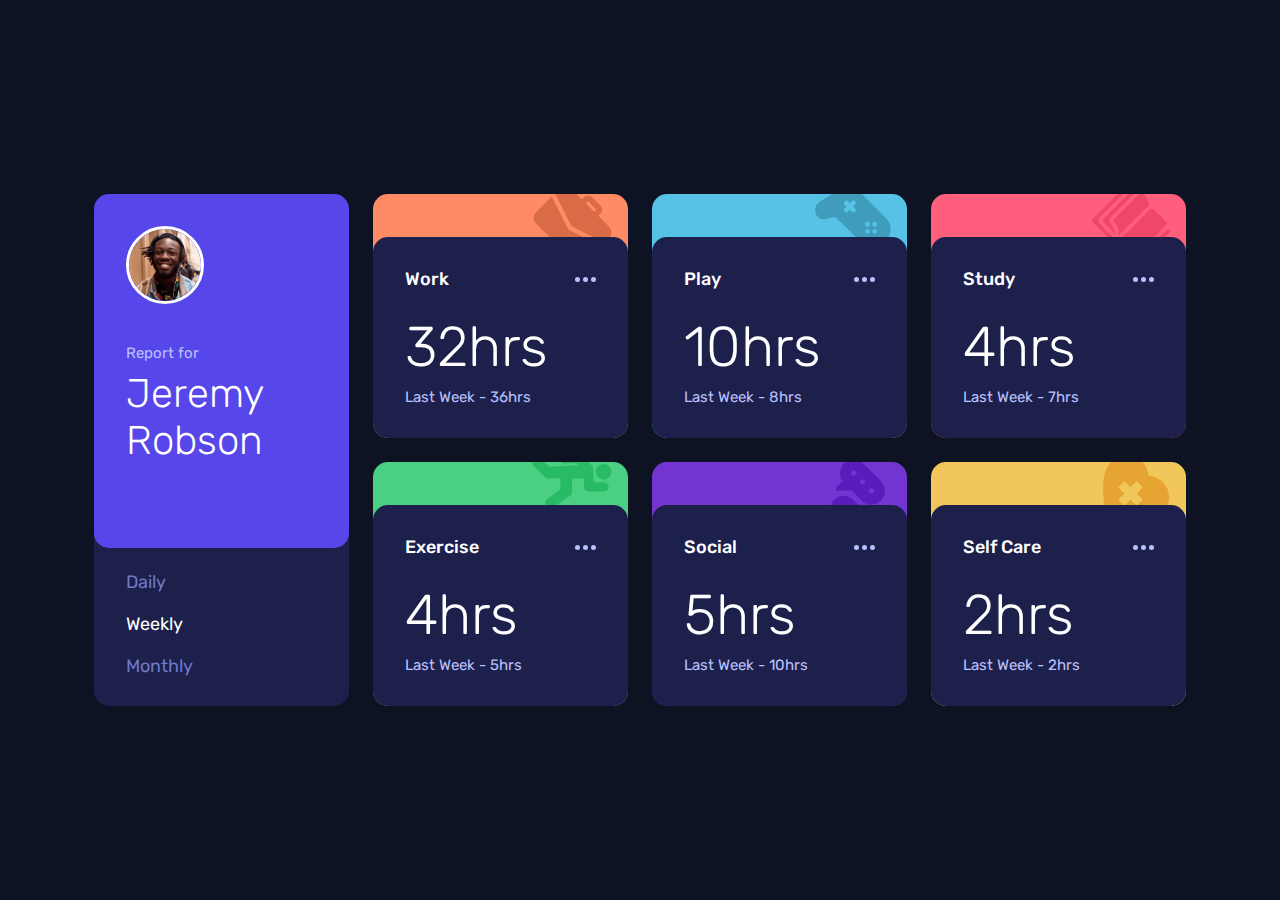
<file: components/time-tracking-dashboard/index.html>
<!DOCTYPE html>
<html lang="en">
  <head>
    <meta charset="UTF-8">
    <meta name="viewport" content="width=device-width, initial-scale=1.0"> <!-- displays site properly based on user's device -->

    <link rel="preconnect" href="https://fonts.googleapis.com">
    <link rel="preconnect" href="https://fonts.gstatic.com" crossorigin>
    <link href="https://fonts.googleapis.com/css2?family=Rubik:ital,wght@0,300..900;1,300..900&display=swap" rel="stylesheet">
    <link rel="icon" type="image/png" sizes="32x32" href="./images/favicon-32x32.png">
    <link rel="stylesheet" href="./output.css">

    <title>Frontend Mentor | Time tracking dashboard</title>

  </head>
  <body class="font-sans text-base text-white min-h-screen">
    <main class="px-3 py-10 flex justify-center items-center bg-navy-950 w-full min-h-screen">
      <div class="grid grid-cols-1 grid-rows-[auto] gap-3 md:grid-rows-[min-content_1fr_1fr] md:grid-cols-[min-content_min-content_min-content] lg:grid-cols-4 lg:grid-rows-2">
        <!-- Profile card -->
        <div class="pb-3 flex flex-col gap-3 bg-navy-900 rounded-md w-full md:col-span-full items-center lg:col-span-1 lg:row-span-full lg:w-[255px]">
          <div class="w-full p-4 flex justify-center items-center gap-3 bg-purple-600 rounded-md md:justify-start lg:flex-col lg:items-start lg:h-[354px] lg:gap-5">
            <img src="images/image-jeremy.png" alt="Picture of Jeremy" class="w-[64px] h-[64px] rounded-full border-3 border-white lg:w-[78px] lg:h-[78px]">
            <div class="flex flex-col gap-1 lg:w-min">
              <p class="text-sm text-navy-200">
                Report for
              </p>
              <h1 class="text-lg text-white font-light lg:text-2xl">
                Jeremy Robson
              </h1>
            </div>
          </div>
          <div class="w-full flex text-center text-purple-500 md:max-w-[343px] lg:flex-col lg:text-left lg:items-start lg:px-4 lg:gap-[21px]">
            <button id="daily-button" class="flex-1 block">
              Daily
            </button>
            <button id="weekly-button" class="flex-1 block">
              Weekly
            </button>
            <button id="monthly-button"class="flex-1 block">
              Monthly
            </button>
          </div>
        </div>
        <!-- Profile card end -->

        <!-- work card -->
        <div id="Work" class="card bg-orange-300 bg-[url(images/icon-work.svg)]">
          <div>
            <div class="card__title">
              <h2>
                Work
              </h2>
              <button>
                <img src="images/icon-ellipsis.svg" alt="Icon">
              </button>
            </div>
            <div class="card__body">
              <h3>
                32hrs
              </h3>
              <p>
                Last Week - 36hrs
              </p>
            </div>
          </div>
        </div>
        <!-- work card end -->

        <!-- play card -->
        <div id="Play" class="card bg-blue-300 bg-[url(images/icon-play.svg)]">
          <div>
            <div class="card__title">
              <h2>
                Play
              </h2>
              <button>
                <img src="images/icon-ellipsis.svg" alt="Icon">
              </button>
            </div>
            <div class="card__body">
              <h3>
                10hrs
              </h3>
              <p>
                Last Week - 36hrs
              </p>
            </div>
          </div>
        </div>
        <!-- play card end -->


        <!-- study card -->
        <div id="Study" class="card bg-pink-400 bg-[url(images/icon-study.svg)]">
          <div>
            <div class="card__title">
              <h2>
                Study
              </h2>
              <button>
                <img src="images/icon-ellipsis.svg" alt="Icon">
              </button>
            </div>
            <div class="card__body">
              <h3>
                4hrs
              </h3>
              <p>
                Last Week - 7hrs
              </p>
            </div>
          </div>
        </div>
        <!-- study card end -->

        <!-- exercise card -->
        <div id="Exercise" class="card bg-green-400 bg-[url(images/icon-exercise.svg)]">
          <div>
            <div class="card__title">
              <h2>
                Exercise
              </h2>
              <button>
                <img src="images/icon-ellipsis.svg" alt="Icon">
              </button>
            </div>
            <div class="card__body">
              <h3>
                4hrs
              </h3>
              <p>
                Last Week - 5hrs
              </p>
            </div>
          </div>
        </div>
        <!-- exercise card end -->

        <!-- social card -->
        <div id="Social" class="card bg-purple-700 bg-[url(images/icon-social.svg)]">
          <div>
            <div class="card__title">
              <h2>
                Social
              </h2>
              <button>
                <img src="images/icon-ellipsis.svg" alt="Icon">
              </button>
            </div>
            <div class="card__body">
              <h3>
                5hrs
              </h3>
              <p>
                Last Week - 10hrs
              </p>
            </div>
          </div>
        </div>
        <!-- exercise card end -->
        
        <!-- self care card -->
        <div id="Self Care" class="card bg-yellow-300 bg-[url(images/icon-self-care.svg)]">
          <div>
            <div class="card__title">
              <h2>
                Self Care
              </h2>
              <button>
                <img src="images/icon-ellipsis.svg" alt="Icon">
              </button>
            </div>
            <div class="card__body">
              <h3>
                2hrs
              </h3>
              <p>
                Last Week - 2hrs
              </p>
            </div>
          </div>
        </div>
        <!-- exercise card end -->
      </div>
    </main>
    <script>
      async function getData(timeframe) {
        const url = "./data.json";

        const data = await fetch(url);
        const json = await data.json();

        json.forEach((log) => {
          const card = document.getElementById(log.title);
          const time = card.querySelector('h3');
          const prevTime = card.querySelector("p");
          time.textContent = log.timeframes[timeframe].current + "hrs";
          let prefix;
          if (timeframe == 'daily') {
            prefix = 'Yesterday';
          } else if (timeframe == 'weekly') {
            prefix = 'Last Week';
          } else if (timeframe == 'monthly') {
            prefix = 'Last Month';
          }
          prevTime.textContent = prefix + ' - ' + log.timeframes[timeframe].previous + "hrs";
        });
      }

      const dailyButton = document.getElementById("daily-button");
      const weeklyButton = document.getElementById("weekly-button");
      const monthlyButton = document.getElementById("monthly-button");
      dailyButton.addEventListener('click', () => {
        dailyButton.classList.add('text-white');
        weeklyButton.classList.remove('text-white');
        monthlyButton.classList.remove('text-white');
        getData('daily');
      });
      weeklyButton.addEventListener('click', () => {
        dailyButton.classList.remove('text-white');
        weeklyButton.classList.add('text-white');
        monthlyButton.classList.remove('text-white');
        getData('weekly');
      });
      monthlyButton.addEventListener('click', () => {
        dailyButton.classList.remove('text-white');
        weeklyButton.classList.remove('text-white');
        monthlyButton.classList.add('text-white');
        getData('monthly');
      });
      weeklyButton.classList.add('text-white');
      getData('weekly');
    </script>
  </body>
</html>
</file>
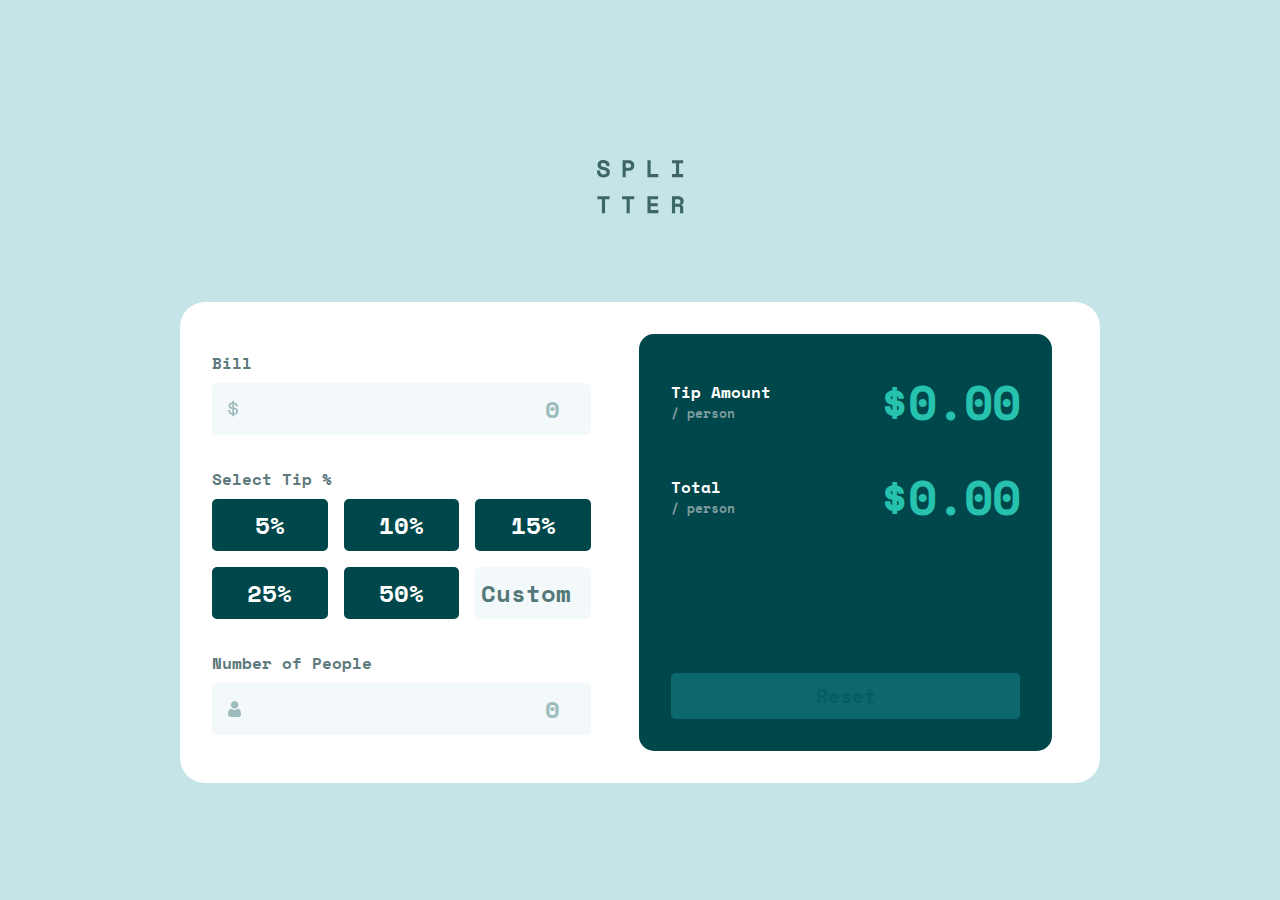
<file: components/tip-calculator-app/index.html>
<!DOCTYPE html>
<html lang="en">
  <head>
    <meta charset="UTF-8">
    <meta name="viewport" content="width=device-width, initial-scale=1.0"> <!-- displays site properly based on user's device -->
    <link rel="preconnect" href="https://fonts.googleapis.com">
    <link rel="preconnect" href="https://fonts.gstatic.com" crossorigin>
    <link href="https://fonts.googleapis.com/css2?family=Space+Mono:ital,wght@0,400;0,700;1,400;1,700&display=swap" rel="stylesheet">
    <link rel="icon" type="image/png" sizes="32x32" href="./images/favicon-32x32.png">
    <link rel="stylesheet" href="./output.css">

    <title>Frontend Mentor | Tip calculator app</title>

  </head>
  <body class="font-mono">
    <main class="min-h-screen flex flex-col items-center bg-grey-200 pt-[50px] gap-5 w-full lg:pt-20 lg:gap-11 pb-[50px]">
      <img src="./images/logo.svg" alt="Splitter">
      <div class="p-4 bg-white w-full rounded-t-lg flex flex-col gap-4 md:h-[800px] md:w-[608px] md:px-10 md:py-6 md:rounded-b-lg lg:h-[481px] lg:w-[920px] lg:flex-row lg:gap-6 lg:items-center lg:p-4">
        <div class="flex flex-col gap-4 w-full lg:w-[379px]">
          <div class="flex flex-col gap-1 w-full">
            <h1 class="text-sm font-bold text-grey-500">
              Bill
            </h1>
            <div class="flex bg-grey-50 rounded-sm py-1 px-2 w-full">
              <img src="./images/icon-dollar.svg" alt="Icon" class="object-scale-down">
              <input type="number" id="bill" min="0" name="bill" class="w-full text-right text-lg font-bold text-green-900 focus:outline-none placeholder:text-grey-300" placeholder="0">
            </div>
          </div>
          <div class="flex flex-col gap-1">
            <h2 class="text-sm font-bold text-grey-500">
              Select Tip %
            </h2>
            <div class="grid grid-cols-2 grid-rows-3 gap-2 md:grid-cols-3 md:grid-rows-2">
              <button class="tip-button" data-percent="0.05">5%</button>
              <button class="tip-button" data-percent="0.10">10%</button>
              <button class="tip-button" data-percent="0.15">15%</button>
              <button class="tip-button" data-percent="0.25">25%</button>
              <button class="tip-button" data-percent="0.5">50%</button>
              <input id="custom-tip" type="number" name="percent" min="0" max="100" placeholder="Custom" class="text-center rounded-sm bg-grey-50 text-lg font-bold text-green-900 focus:outline-none placeholder:text-grey-550">
            </div>
          </div>
          <div class="flex flex-col gap-1">
            <div class="flex justify-between">
              <h2 class="text-sm font-bold text-grey-500">
                Number of People
              </h2>
              <p id="people-warning" class="text-sm font-bold text-orange-400 hidden">
                Can't be zero
              </p>
            </div>
            <div id="people-container" class="flex bg-grey-50 rounded-sm py-1 px-2 justify-between">
              <img src="./images/icon-person.svg" alt="Icon" class="object-scale-down">
              <input type="number" id="people" min="0" class="text-right w-full text-lg font-bold text-green-900 focus:outline-none placeholder:text-grey-300" placeholder="0">
            </div>
          </div>
        </div>
        <div class="bg-green-900 text-white p-3 rounded-md flex flex-col gap-4 lg:p-4 lg:justify-between lg:w-[413px] lg:h-[417px]">
          <div class="flex flex-col gap-3">
            <div class="flex justify-between items-center">
              <div>
                <h2 class="text-sm font-bold">
                  Tip Amount
                </h2>
                <p class="text-xs font-bold text-grey-400">
                  / person
                </p>
              </div>
              <p id="tip-person" class="text-xl font-bold tracking-tight text-green-400 md:text-2xl md:tracking-tighter">$0.00</p>
            </div>
            <div class="flex justify-between items-center">
              <div>
                <h2 class="text-sm font-bold">
                  Total
                </h2>
                <p class="text-xs font-bold text-grey-400">
                  / person
                </p>
              </div>
              <p id="total-person" class="text-xl font-bold tracking-tight text-green-400 md:text-2xl md:tracking-tighter">$0.00</p>
            </div>
          </div>
          <button id="reset" class="bg-green-750 rounded-sm px-4 py-1 text-base font-bold text-green-800 hover:bg-green-200">
            Reset
          </button>
        </div>
      </div>
    </main>
    <script>
      const tipButtons = document.querySelectorAll(".tip-button");
      const customTip = document.getElementById("custom-tip");
      const peopleInput = document.getElementById("people");
      const billInput = document.getElementById("bill");
      const resetButton = document.getElementById('reset');

      let bill = 0;
      let people = 0;
      let tipPercent = 0;

      function calcTip() {
        const tipPerson = document.getElementById("tip-person");
        const totalPerson = document.getElementById("total-person");
        if (people !== 0 || bill !== 0 || tipPercent !== 0) {
          resetButton.classList.remove('bg-green-750');
          resetButton.classList.add('bg-green-200');
        }
        if (people === 0 || people === null) {
          tipPerson.textContent = "$0.00";
          totalPerson.textContent = "$0.00";
        } else {
          const totalTip = bill * tipPercent;
          const tipPerPerson = totalTip / people;
          const totalPerPerson = (Number(totalTip) + Number(bill)) / people;
          tipPerson.textContent = `$${tipPerPerson.toFixed(2)}`;
          totalPerson.textContent = `$${totalPerPerson.toFixed(2)}`;
        }
      }
      
      function handlePercentClick(button)  {
        return () => {
          tipButtons.forEach((b) => {b.classList.remove("bg-green-400")});
          customTip.classList.remove("border-orange-400");
          customTip.classList.remove("border-2");
          button.classList.add("bg-green-400");
          customTip.value = "";
          tipPercent = button.dataset.percent;
          calcTip();
        };
      };

      tipButtons.forEach((button) => {
        button.addEventListener('click', handlePercentClick(button));
      });

      customTip.addEventListener("input", (e) => {
        const currVal = e.target.value;
        if (currVal <= 0 || currVal >= 100) {
          customTip.classList.add("border-orange-400");
          customTip.classList.add("border-2");
          console.log("??");
        } else {
          customTip.classList.remove("border-orange-400");
          customTip.classList.remove("border-2");
          tipButtons.forEach((b) => {b.classList.remove("bg-green-400")});
          tipPercent = currVal / 100;
          calcTip();
        }
      });

      peopleInput.addEventListener("input", (e) => {
        const currVal = e.target.value;
        const peopleWarning = document.getElementById("people-warning");
        const peopleContainer = document.getElementById("people-container");
        if (currVal == 0) {
          peopleWarning.classList.remove("hidden");
          peopleContainer.classList.add("border-orange-400");
          peopleContainer.classList.add("border-2");
          people = 0;
        } else {
          peopleWarning.classList.add("hidden");
          peopleContainer.classList.remove("border-orange-400");
          peopleContainer.classList.remove("border-2");
          people = currVal;
          calcTip();
        }
      });

      billInput.addEventListener("input", (e) => {
        const currVal = e.target.value;

        bill = currVal;
        calcTip();
      });

      resetButton.addEventListener('click', (e) => {
        people = 0;
        bill = 0;
        tipPercent = 0;
        calcTip();
        tipButtons.forEach((button) => {
          button.classList.remove("bg-green-400");
        });
        peopleInput.value = "";
        billInput.value = "";
        resetButton.classList.add('bg-green-750');
        resetButton.classList.remove('bg-green-200');
      })
    </script>
  </body>
</html>
</file>
<file: components/article-preview-component/styles.css>
* {
  padding: 0;
  margin: 0;
  box-sizing: border-box;
}

:root {
  --spacing-0: 0px;
  --spacing-200: 16px;
  --spacing-300: 24px;
  --spacing-400: 32px;
  --spacing-500: 40px;
  --spacing-600: 48px;
  --spacing-700: 56px;
  --spacing-800: 64px;
  --spacing-1300: 104px;
  --spacing-2000: 160px;

  --color-white: #FFFFFF;
  --color-grey-900: #48556A;
  --color-grey-500: #6E8098;
  --color-grey-400: #9DAEC2;
  --color-grey-200: #ECF2F8;
}

body {
}

main {
  min-height: 100vh;

  display: flex;
  align-items: center;
  justify-content: center;

  background-color: var(--color-grey-200);
}

.card {
  width: min-content;
  height: min-content;

  display: flex;
  flex-direction: column;
  align-items: center;
  gap: var(--spacing-400);

  background-color: var(--color-white);
  border-radius: 10px;
  overflow: hidden;
}

@media (min-width: 768px) {
  .card {
    flex-direction: row;
    overflow: visible;
  }
}

@media (min-width: 1440px) {
  .card {
    gap: var(--spacing-500);
  }
}

.card img {
  width: 327px;
  height: 200px;

}

@media (min-width: 768px) {
  .card img {
    width: 229px;
    height: 346px;
    object-fit: cover;
    border-radius: 10px 0 0 10px;
  }
}

@media (min-width: 1440px) {
  .card img {
    width: 285px;
    height: 290px;
    object-fit: cover;
    border-radius: 10px 0 0 10px;
  }
}

.card__body {
  padding-bottom: var(--spacing-200);
  width: min-content;

  display: flex;
  flex-direction: column;
  align-items: center;
  justify-content: center;
  gap: var(--spacing-600);
}

@media (min-width: 768px) {
  .card__body {
    padding-right: var(--spacing-400);
    padding-top: var(--spacing-300);
    padding-bottom: var(--spacing-300);
    gap: var(--spacing-300);
  }
}

@media (min-width: 1440px) {
  .card__body {
    padding-right: var(--spacing-500);
    padding-top: var(--spacing-400);
    padding-bottom: var(--spacing-400);
  }
}

.card__body__content {
  
  display: flex;
  flex-direction: column;
  gap: var(--spacing-300);
}

.card__body__footer {
  
  display: flex;
  align-items: center;
  gap: var(--spacing-800);
}

@media (min-width: 768px) {
  .card__body__footer {
    gap: var(--spacing-1300);
  }
}

@media (min-width: 1440px) {
  .card__body__footer {
    gap: var(--spacing-2000);
  }
}

.card__body__footer__author-info {

  display: flex;
  align-items: center;
  gap: var(--spacing-200);
}

.card__body__footer__author-info img {
  width: 40px;
  height: 40px;
  border-radius: 50%;
}

.card__body__footer__author-info__content {
  width: max-content;
  
  display: flex;
  flex-direction: column;
}

.card__body__footer__share {
  width: 32px;
  height: 32px;
  
  position: relative;
}

.card__body__footer__share__button {
  width: 100%;
  height: 100%;

  border: 0px;
  border-radius: 50%;
  background-color: var(--color-grey-200);
  background-image: url("images/icon-share.svg");
  background-repeat: no-repeat;
  background-position: center;
  background-size: 15px 13px;
  z-index: 2;
  position: relative;
}

.card__body__footer__share__button--active {
  background-image: url("images/icon-share-active.svg");
  background-color: var(--color-grey-500);
}

/* fonts */
h1 {
  font-family: "Manrope";
  font-size: 20px;
  font-weight: bold;
  line-height: 130%;
  letter-spacing: 0.25px;
  color: var(--color-grey-900);
}

p {
  font-family: "Manrope";
  font-size: 13px;
  font-weight: medium;
  line-height: 140%;
  letter-spacing: 0.0012em;
  color: var(--color-grey-500);
}

p.card__body__footer__author-info__content__author {
  font-weight: bold;
  color: var(--color-grey-900);
}

p.card__body__footer__author-info__content__date {
  color: var(--color-grey-400);
}

/* tooltip */
.card__body__footer__share__links {
  display: none;
}

.card__body__footer__share__links--active {
  padding-bottom: var(--spacing-300);
  padding-top: var(--spacing-300);
  padding-left: var(--spacing-2000);
  padding-right: 100vw;

  display: flex;
  align-items: center;
  gap: var(--spacing-300);

  background-color: var(--color-grey-900);

  position: absolute;
  transform: translate(-100%, -50%);
  left: calc(-64px + 100vw);
  top: 50%;
  z-index: 1;
}

.card__body__footer__share__links--active div {
  display: flex;
  align-items: center;
  gap: var(--spacing-200);
}

.card__body__footer__share__links--active p {
  letter-spacing: 0.25em;
}

.card__body__footer__share__links--active img {
  width: 20px;
  height: 20px;
}

@media (min-width: 768px) {
  .card__body__footer__share__links--active {
    padding: var(--spacing-200) var(--spacing-300);
    border-radius: 10px;
    
    position: absolute;
    transform: translate(-50%, -100%);
    top: calc(-1 * var(--spacing-400));
    left: 50%;
  }

  .card__body__footer__share__links--active::after {
    content: "";
    width: 0;
    height: 0;
    border-left: 12px solid transparent;
    border-right: 12px solid transparent;
    border-top: 12px solid var(--color-grey-900);

    position: absolute;
    transform: translate(-50%, 0);
    top: calc(100% - 1px); /*Otherwise there will be a visible white line*/
    left: 50%;
}
</file>
<file: components/blog-preview-card/styles.css>
@font-face {
    font-family: "Figtree";
    src: url("./assets/fonts/Figtree-VariableFont_wght.ttf") format("truetype");
    font-weight: 100 900;
}

* {
    box-sizing: border-box;
    margin: 0;
    padding: 0;
}

:root {
    --color-yellow: #F4D04E;
    --color-gray-500: #6B6B6B;
    --color-gray-950: #111111;
    --color-white: #FFFFFF;

    --text-preset-1-font-family: "Figtree";
    --text-preset-1-font-weight: 800;
    --text-preset-1-font-size: 24px;
    --text-preset-1-line-height: 150%;
    --text-preset-1-letter-spacing: 0;
    --text-preset-2-font-family: "Figtree";
    --text-preset-2-font-weight: medium;
    --text-preset-2-font-size: 16px;
    --text-preset-2-line-height: 150%;
    --text-preset-2-letter-spacing: 0px;
    --text-preset-3-font-family: "Figtree";
    --text-preset-3-font-weight: medium;
    --text-preset-3-font-size: 14px;
    --text-preset-3-line-height: 150%;
    --text-preset-3-letter-spacing: 0;
    --text-preset-3-bold-font-weight: 800;

    --spacing-50: 4px;
    --spacing-100: 8px;
    --spacing-150: 12px;
    --spacing-300: 24px;
}

.text-preset-1 {
    font-family: var(--text-preset-1-font-family);
    font-weight: var(--text-preset-1-font-weight);
    font-size: var(--text-preset-1-font-size);
    line-height: var(--text-preset-1-line-height);
    letter-spacing: var(--text-preset-1-letter-spacing);
    color: var(--color-gray-950);
}

.text-preset-2 {
    font-family: var(--text-preset-2-font-family);
    font-weight: var(--text-preset-2-font-weight);
    font-size: var(--text-preset-2-font-size);
    line-height: var(--text-preset-2-line-height);
    letter-spacing: var(--text-preset-2-letter-spacing);
    color: var(--color-gray-500);
}

.text-preset-3 {
    font-family: var(--text-preset-3-font-family);
    font-weight: var(--text-preset-3-font-weight);
    font-size: var(--text-preset-3-font-size);
    line-height: var(--text-preset-3-line-height);
    letter-spacing: var(--text-preset-3-letter-spacing);
    color: var(--color-gray-950);
}

.text-preset-3-bold {
    font-family: var(--text-preset-3-font-family);
    font-weight: var(--text-preset-3-bold-font-weight);
    font-size: var(--text-preset-3-font-size);
    line-height: var(--text-preset-3-line-height);
    letter-spacing: var(--text-preset-3-letter-spacing);
   color: var(--color-gray-950);
}

body {
    height: 100vh;
    background-color: var(--color-yellow);
    display: flex;
    justify-content: center;
    align-items: center;
}

.card {
    width: 384px;
    background-color: var(--color-white);
    padding: var(--spacing-300);
    border-radius: 20px;
    border: 1px solid var(--color-gray-950);
    box-shadow: 8px 8px 0 0 rgb(0 0 0 / 100%);
    display: flex;
    flex-direction: column;
    justify-content: center;
    align-items: start;
    gap: var(--spacing-300);
}

.blog-image {
    width: 100%;
    border-radius: 10px;
}

.content {
    display: flex;
    flex-direction: column;
    width: 100%;
    gap: var(--spacing-150);
}

.content .category {
    width: min-content;
    padding: var(--spacing-50) var(--spacing-150);
    background-color: var(--color-yellow);
    border-radius: 4px;
}

.author {
    display: flex;
    justify-content: start;
    align-items: center;
    gap: var(--spacing-150);
}

.author img {
    width: 32px;
    height: 32px;
}

.content h1:hover {
    color: var(--color-yellow);
}

@media (max-width: 375px) {
    :root {
        --text-preset-1-font-size: 20px;
        --text-preset-2-font-size: 14px;
        --text-preset-3-font-size: 12px;
    }

    .card {
        width: 327px;
    }

    .blog-image {
        height: 200px;
    }
}
</file>
<file: components/four-card-features-section/styles.css>
@import url('https://fonts.googleapis.com/css2?family=Poppins:ital,wght@0,100;0,200;0,300;0,400;0,500;0,600;0,700;0,800;0,900;1,100;1,200;1,300;1,400;1,500;1,600;1,700;1,800;1,900&display=swap');

* {
  padding: 0;
  margin: 0;
  box-sizing: border-box;
}

:root {
  --color-grey-500: #4D4F62;
  --color-grey-400: #6A7178;
  --color-white: #FFFFFF;
  --color-red: #EA5454;
  --color-cyan: #44D3D2;
  --color-blue: #549EF2;
  --color-orange: #FCAE4A;

  --text-preset-1-font-family: "Poppins";
  --text-preset-1-font-size: 24px;
  --text-preset-1-font-weight: 600;
  --text-preset-1-line-height: 140%;
  --text-preset-1-letter-spacing: 0.25px;

  --text-preset-2-font-family: "Poppins";
  --text-preset-2-font-size: 24px;
  --text-preset-2-font-weight: 200;
  --text-preset-2-line-height: 140%;
  --text-preset-2-letter-spacing: 0.25px;

  --text-preset-3-font-family: "Poppins";
  --text-preset-3-font-size: 20px;
  --text-preset-3-font-weight: 600;
  --text-preset-3-line-height: 135%;
  --text-preset-3-letter-spacing: 0px;
  
  --text-preset-4-font-family: "Poppins";
  --text-preset-4-font-size: 15px;
  --text-preset-4-font-weight: normal;
  --text-preset-4-line-height: 140%;
  --text-preset-4-letter-spacing: 0px;
  
  --text-preset-5-font-family: "Poppins";
  --text-preset-5-font-size: 13px;
  --text-preset-5-font-weight: normal;
  --text-preset-5-line-height: 160%;
  --text-preset-5-letter-spacing: 0px;

  --spacing-100: 8px;
  --spacing-200: 16px;
  --spacing-300: 24px;
  --spacing-400: 32px;
  --spacing-500: 40px;
}

@media (min-width: 768px) {
  :root {
    --text-preset-1-font-size: 36px;
    --text-preset-2-font-size: 36px;

  }
}

main {
  width: 100vw;
  padding: 56px 30px;

  display: flex;
  flex-direction: column;
  justify-content: center;
  align-items: center;
  gap: 60px;
}

@media (min-width: 768px) {
  main {
    padding: 80px 114px;
  }
}

@media (min-width: 1440px) {
  main {
    padding: 102px 450px;
  }
}

header {
  width: 100%;
  text-align: center;

  display: flex;
  flex-direction: column;
  gap: var(--spacing-200);
}

header h1 {
  font-family: var(--text-preset-2-font-family);
  font-size: var(--text-preset-2-font-size);
  font-weight: var(--text-preset-2-font-weight);
  line-height: var(--text-preset-2-line-height);
  letter-spacing: var(--text-preset-2-letter-spacing);
  color: var(--color-grey-500);
}

header h2 {
  font-family: var(--text-preset-1-font-family);
  font-size: var(--text-preset-1-font-size);
  font-weight: var(--text-preset-1-font-weight);
  line-height: var(--text-preset-1-line-height);
  letter-spacing: var(--text-preset-1-letter-spacing);
  color: var(--color-grey-500);
}

header p {
  font-family: var(--text-preset-4-font-family);
  font-size: var(--text-preset-4-font-size);
  font-weight: var(--text-preset-4-font-weight);
  line-height: var(--text-preset-4-line-height);
  letter-spacing: var(--text-preset-4-letter-spacing);
  color: var(--color-grey-500);
}

.card-container {
  width: min-content;
  
  display: flex;
  flex-direction: column;
  flex-grow: 0;
  justify-content: center;
  align-items: center;
  gap: var(--spacing-400);
}

.card-container__middle-column {

  display: flex;
  flex-direction: column;
  gap: var(--spacing-400);
}

@media (min-width: 768px) {
  .card-container__middle-column {
    flex-direction: row;
  }
}

@media (min-width: 1440px) {
  .card-container {
    flex-direction: row;
  }
  .card-container__middle-column {
    flex-direction: column;
  }
}

.card {
  height: 250px;
  padding: var(--spacing-400);
  border-radius: var(--spacing-100);
  background-color: var(--color-white);
  box-shadow: 0 15px 30px -11px rgb(131 166 210 / 50%);

  display: flex;
  flex-direction: column;
  justify-content: start;
  align-items: end;
  gap: var(--spacing-400);
}

.card__title {
  width: 250px;

  display: flex;
  flex-direction: column;
  gap: 6px;
}

.card h2 {
  font-family: var(--text-preset-3-font-family);
  font-size: var(--text-preset-3-font-size);
  font-weight: var(--text-preset-3-font-weight);
  line-height: var(--text-preset-3-line-height);
  letter-spacing: var(--text-preset-3-letter-spacing);
  color: var(--color-grey-500);
}

.card p {
  font-family: var(--text-preset-5-font-family);
  font-size: var(--text-preset-5-font-size);
  font-weight: var(--text-preset-5-font-weight);
  line-height: var(--text-preset-5-line-height);
  letter-spacing: var(--text-preset-5-letter-spacing);
  color: var(--color-grey-400);
}

.card--supervisor {
  border-top: 4px solid var(--color-cyan);
}

.card--team-builder {
  border-top: 4px solid var(--color-red);
}

.card--karma {
  border-top: 4px solid var(--color-orange);
}

.card--calculator {
  border-top: 4px solid var(--color-blue);
}
</file>
<file: components/meet-landing-page/styles.css>
* {
  padding: 0;
  margin: 0;
  box-sizing: border-box;
}

:root {
  --color-cyan-600-rgb: 77, 150, 168;
  --color-cyan-600: #4D96A9;
  --color-cyan-300: #8FE3F9;
  --color-purple-600: #855FB1;
  --color-purple-300: #D9B8FF;
  --color-slate-900: #28283D;
  --color-slate-600: #87879D;
  --color-slate-300: #D1D1DF;
  --color-white: #FAFAFA;

  --text-preset-font-family: "Red Hat Display";
  --text-preset-1245-letter-spacing: 0;
  --text-preset-123-line-height: 110%;

  --text-preset-1-font-size: 40px;
  --text-preset-1-font-weight: 900;

  --text-preset-2-font-size: 32px;
  --text-preset-2-font-weight: 900;

  --text-preset-3-font-size: 12px;
  --text-preset-3-font-weight: 900;
  --text-preset-3-letter-spacing: 4px;

  --text-preset-4-font-size: 18px;
  --text-preset-4-font-weight: normal;
  --text-preset-4-line-height: 150%;

  --text-preset-5-font-size: 16px;
  --text-preset-5-font-weight: 900;
  --text-preset-5-line-height: 150%;

  --spacing-100: 8px;
  --spacing-200: 16px;
  --spacing-300: 24px;
  --spacing-400: 32px;
  --spacing-500: 40px;
  --spacing-600: 48px;
  --spacing-800: 64px;
  --spacing-1000: 80px;
}

@media (min-width: 768px) {
  :root {
    --text-preset-1-font-size: 48px;
    --text-preset-2-font-size: 36px;
    --text-preset-3-font-size: 14px;
    --text-preset-4-font-size: 16px;
  }
}

@media (min-width: 1440px) {
  :root {
    --text-preset-1-font-size: 64px;
    --text-preset-2-font-size: 40px;
    --text-preset-3-font-size: 16px;
    --text-preset-4-font-size: 18px;
  }
}

body {
  width: 100vw;

  display: flex;
  flex-direction: column;
}

/* Components */

/* Header */
header {
  width: 100%;
  padding-top: var(--spacing-600);
  padding-left: var(--spacing-1000);
  padding-right: var(--spacing-1000);

  display: flex;
  flex-direction: column;
  justify-content: end;
  align-items: center;
}

@media (min-width: 1440px) {
  header {
    padding-top: var(--spacing-1000);
  }
}

header img {
  width: 118px;
  height: 28px;
}


/* Button */
button {
  width: max-content;
  text-wrap: nowrap;
  font-family: var(--text-preset-font-family);
  font-size: var(--text-preset-5-font-size);
  font-weight: var(--text-preset-5-font-weight);
  line-height: var(--text-preset-5-line-height);
  letter-spacing: var(--text-preset-1245-letter-spacing);
  color: var(--color-white);
  border: unset;
  transition: background-color 0.3s ease;

  width: max-content;
  height: auto;
  padding: var(--spacing-200) var(--spacing-500);
  border-radius: 29px;
}

.button--cyan {
  background-color: var(--color-cyan-600);
}

.button--cyan:hover {
  background-color: #71C0D4;
}

.button--cyan span {
  color: var(--color-cyan-300);
}

.button--purple {
  background-color: var(--color-purple-600);
}

.button--purple:hover {
  background-color: #B18BDD;
}

.button--purple span {
  color: var(--color-purple-300);
}

/* Timeline Node */
div.node {
  z-index: 1;

  display: flex;
  flex-direction: column;
  align-items: center;
}

div.node__line {
  width: 0px;
  height: 80px;
  border: 0.5px solid var(--color-slate-300);
}

div.node__content {
  font-family: var(--text-preset-font-family);
  font-size: var(--text-preset-5-font-size);
  font-weight: var(--text-preset-5-font-weight);
  line-height: var(--text-preset-5-line-height);
  letter-spacing: var(--text-preset-1245-letter-spacing);
  color: var(--color-slate-600);
  background-color: var(--color-white);

  width: 56px;
  height: 56px;
  border: 1px solid var(--color-slate-300);
  border-radius: 100%;

  display: flex;
  align-items: center;
  justify-content: center;
}

/* Heading & p font */
h1 {
  font-family: var(--text-preset-font-family);
  font-size: var(--text-preset-1-font-size);
  font-weight: var(--text-preset-1-font-weight);
  line-height: var(--text-preset-1234-line-height);
  letter-spacing: var(--text-preset-1245-letter-spacing);
  color: var(--color-slate-900);
}

h2 {
  font-family: var(--text-preset-font-family);
  font-size: var(--text-preset-2-font-size);
  font-weight: var(--text-preset-2-font-weight);
  line-height: var(--text-preset-1234-line-height);
  letter-spacing: var(--text-preset-1245-letter-spacing);
  color: var(--color-slate-900);
}

p {
  font-family: var(--text-preset-font-family);
  font-size: var(--text-preset-4-font-size);
  font-weight: var(--text-preset-4-font-weight);
  line-height: var(--text-preset-4-line-height);
  letter-spacing: var(--text-preset-1245-letter-spacing);
  color: var(--color-slate-600);
}

.eyebrow {
  font-family: var(--text-preset-font-family);
  font-size: var(--text-preset-3-font-size);
  font-weight: var(--text-preset-3-font-weight);
  line-height: var(--text-preset-1234-line-height);
  letter-spacing: var(--text-preset-3-letter-spacing);
  color: var(--color-cyan-600);
}

.font-white {
  color: var(--color-white);
}

/* section */
section {
  padding-left: var(--spacing-400);
  padding-right: var(--spacing-400);

  display: flex;
  flex-direction: column;
  justify-content: center;
  align-items: center;
  gap: var(--spacing-800);
}

/* Hero section */
.hero {
  overflow-x: hidden;
  padding-top: var(--spacing-800);
  padding-bottom: var(--spacing-400);

  gap: var(--spacing-600);
}

.img--mobile {
  width: 130%;
  max-width: 820px;
  height: auto;
  object-fit: contain;

}

.img--desktop {
  display: none;
}

.hero__content {
  text-align: center;

  display: flex;
  flex-direction: column;
  justify-content: center;
  align-items: center;
  gap: var(--spacing-300);
}

.hero__content__buttons {

  display: flex;
  flex-direction: column;
  align-items: center;
  gap: var(--spacing-200);
}

@media (min-width: 768px) {
  .hero__content__buttons {
    flex-direction: row;
  }
}

@media (min-width: 1440px) {
  .hero {
    padding-left: 0;
    padding-right: 0;
    padding-bottom: 64px;
    width: 100vw;
    flex-direction: row;
    justify-content: space-between;
  }

  .hero__content {
    max-width: 450px;
  }
  
  .img--mobile {
    display: none;

  }

  .img--desktop {
    display: unset;
  }

}

/* Main content */

.main-content {
  padding-top: var(--spacing-400);
  padding-bottom: var(--spacing-800);
}

@media (min-width: 1440px) {
  .main-content {
    padding-left: 160px;
    padding-top: 56px;
    padding-right: 160px;
  }
}

div.img-container {
  width: 100%;

  display: grid;
  grid-template-columns: 1fr 1fr;
  grid-template-rows: 1fr 1fr;
  gap: var(--spacing-200);
}

@media (min-width: 768px) {
  div.img-container {

    grid-template-columns: 1fr 1fr 1fr 1fr;
    grid-template-rows: 1fr;
  }
}

div.img-container img {
  width: 100%;
  height: 100%;
  border-radius: var(--spacing-100);
}

.content {
  text-align: center;
  max-width: 500px;

  display: flex;
  flex-direction: column;
  justify-content: center;
  align-items: center;
  gap: var(--spacing-400);
}

.content__head {

  display: flex;
  flex-direction: column;
  justify-content: center;
  align-items: center;
  gap: var(--spacing-200);
}

/* Footer */
footer {
  width: 100vw;

  display: flex;
  flex-direction: column;
  justify-content: center;
  align-items: center;
}

.footer__content {
  text-align: center;
  margin-top: -28px;
  width: 100%;

  background-image: 
  linear-gradient(rgba(var(--color-cyan-600-rgb), 0.9), rgba(var(--color-cyan-600-rgb), 0.9)),
  url('./assets/mobile/image-footer.jpg');
  background-size: cover;
  background-position: center;
  padding: var(--spacing-800) var(--spacing-400);

  display: flex;
  flex-direction: column;
  justify-content: center;
  align-items: center;
  gap: var(--spacing-300);
}

@media (min-width: 768px) {
  .footer__content {
    background-image: 
    linear-gradient(rgba(var(--color-cyan-600-rgb), 0.9), rgba(var(--color-cyan-600-rgb), 0.9)),
    url('./assets/tablet/image-footer.jpg');
  }
}

@media (min-width: 1440px) {
  .footer__content {
    padding: 112px var(--spacing-1000);
    padding-left: var(--spacing-1000);
    padding-right: var(--spacing-1000);
    text-align: left;
    flex-direction: row;
  }

  .footer__content {
    background-image: 
    linear-gradient(rgba(var(--color-cyan-600-rgb), 0.9), rgba(var(--color-cyan-600-rgb), 0.9)),
    url('./assets/desktop/image-footer.jpg');
  }
}
</file>
<file: components/product-preview-card-component/styles.css>
@import url('https://fonts.googleapis.com/css2?family=Fraunces:ital,opsz,wght@0,9..144,100..900;1,9..144,100..900&family=Montserrat:ital,wght@0,100..900;1,100..900&family=Outfit:wght@100..900&display=swap');

* {
  padding: 0;
  margin: 0;
  box-sizing: border-box;
}

:root {
  --color-black: #1C232B;
  --color-grey: #6C7289;
  --color-cream: #F2EAE2;
  --color-white: #FFFFFF;
  --color-green-500: #3D8168;
  --color-green-700: #1A4032;

  --text-preset-1-font-family: "Fraunces";
  --text-preset-1-font-size: 32px;
  --text-preset-1-font-weight: bold;
  --text-preset-1-line-height: 100%;
  --text-preset-1-letter-spacing: 0;

  --text-preset-2-font-family: "Montserrat";
  --text-preset-2-font-size: 14px;
  --text-preset-2-font-weight: bold;
  --text-preset-2-line-height: 110%;
  --text-preset-2-letter-spacing: 0;

  --text-preset-3-font-family: "Montserrat";
  --text-preset-3-font-size: 14px;
  --text-preset-3-font-weight: normal;
  --text-preset-3-line-height: 160%;
  --text-preset-3-letter-spacing: 0;

  --text-preset-4-font-family: "Montserrat";
  --text-preset-4-font-size: 12px;
  --text-preset-4-font-weight: normal;
  --text-preset-4-line-height: 120%;
  --text-preset-4-letter-spacing: 5px;

  --text-preset-5-font-family: "Montserrat";
  --text-preset-5-font-size: 13px;
  --text-preset-5-font-weight: normal;
  --text-preset-5-line-height: 120%;
  --text-preset-5-letter-spacing: 0px;

  --spacing-50: 4px;
  --spacing-100: 8px;
  --spacing-200: 16px;
  --spacing-300: 24px;
  --spacing-400: 32px;
  --spacing-500: 40px;
}

.card__content__title__category {
  font-family: var(--text-preset-4-font-family);
  font-size: var(--text-preset-4-font-size);
  font-weight: var(--text-preset-4-font-weight);
  line-height: var(--text-preset-4-line-height);
  letter-spacing: var(--text-preset-4-letter-spacing);
  color: var(--color-grey);
}


h1 {
  font-family: var(--text-preset-1-font-family);
  font-size: var(--text-preset-1-font-size);
  font-weight: var(--text-preset-1-font-weight);
  line-height: var(--text-preset-1-line-height);
  letter-spacing: var(--text-preset-1-letter-spacing);
  color: var(--color-black);
}

p {
  font-family: var(--text-preset-3-font-family);
  font-size: var(--text-preset-3-font-size);
  font-weight: var(--text-preset-3-font-weight);
  line-height: var(--text-preset-3-line-height);
  letter-spacing: var(--text-preset-3-letter-spacing);
  color: var(--color-grey);
}

.card__content__price--discounted {
  font-family: var(--text-preset-1-font-family);
  font-size: var(--text-preset-1-font-size);
  font-weight: var(--text-preset-1-font-weight);
  line-height: var(--text-preset-1-line-height);
  letter-spacing: var(--text-preset-1-letter-spacing);
  color: var(--color-green-500);
}

.card__content__price--regular {
  font-family: var(--text-preset-5-font-family);
  font-size: var(--text-preset-5-font-size);
  font-weight: var(--text-preset-5-font-weight);
  line-height: var(--text-preset-5-line-height);
  letter-spacing: var(--text-preset-5-letter-spacing);
  color: var(--color-grey);
  text-decoration: line-through;
}

main {
  height: 100vh;
  background-color: var(--color-cream);

  display: flex;
  flex-direction: column;
  justify-content: center;
  align-items: center;
}

.card {
  background-color: var(--color-white);
  width: 350px;
  border-radius: var(--spacing-100);
  overflow: hidden;

  display: flex;
  flex-direction: column;
}

@media (min-width: 768px) {
  .card {
    width: 600px;

    flex-direction:row;
  }
}

.card__hero-image {
  width: 100%;
  height: 342px;
}

.card__hero-image img {
  width: 100%;
  height: 100%;

  object-fit: cover;
}

@media (min-width: 768px) {
  .card__hero-image {
    width: 50%;
  }

  .card__hero-image img {
    width: 100%;
    height: auto;
  }
}


.card__content {
  width: 100%;
  padding: var(--spacing-400);

  display: flex;
  flex-direction: column;
  align-items: start;
  gap: var(--spacing-300);
}

@media (min-width: 768px) {
  .card__content {
    width: 50%;
  }
}

.card__content__title {
  
  display: flex;
  flex-direction: column;
  gap: var(--spacing-300);
}

.card__content__price {

  display: flex;
  align-items: center;
  gap: var(--spacing-200);
}

.card__content__add-to-cart {
  font-family: var(--text-preset-2-font-family);
  font-size: var(--text-preset-2-font-size);
  font-weight: var(--text-preset-2-font-weight);
  line-height: var(--text-preset-2-line-height);
  letter-spacing: var(--text-preset-2-letter-spacing);
  color: var(--color-white);
  border-width: 0;

  background-color: var(--color-green-500);
  width: 100%;
  padding: var(--spacing-200) var(--spacing-400);
  border-radius: var(--spacing-100);

  display: flex;
  justify-content: center;
  align-items: center;
  gap: var(--spacing-100);
}

.card__content__add-to-cart:hover {
  background-color: var(--color-green-700);
}
</file>
<file: components/QR-code-component/styles.css>
* {
    box-sizing: border-box;
    margin: 0;
    padding: 0;
    text-align: center;
}
:root {
    --color-slate-900: #1F314F;
    --color-slate-500: #68778D;
    --color-slate-300: #D5E1EF;
    --color-white: #FFFFFF;

    --text-preset-1-font-family: "Outfit", sans-serif;
    --text-preset-1-font-weight: bold;
    --text-preset-1-font-size: 22px;
    --text-preset-1-line-height: 120%;
    --text-preset-1-letter-spacing: 0px;
    --text-preset-2-font-family: "Outfit", sans-serif;
    --text-preset-2-font-weight: normal;
    --text-preset-2-font-size: 15px;
    --text-preset-2-line-height: 140%;
    --text-preset-2-letter-spacing: 0.2px;

    --spacing-200: 16px;
    --spacing-300: 24px;
    --spacing-500: 40px;
}

body {
    background-color: var(--color-slate-300);
    min-height: 100vh;

    display: flex;
    justify-content: center;
    align-items: center;
}

h1 {
    font-family: var(--text-preset-1-font-family);
    font-weight: var(--text-preset-1-font-weight);
    font-size: var(--text-preset-1-font-size);
    line-height: var(--text-preset-1-line-height);
    letter-spacing: var(--text-preset-1-letter-spacing);
    color: var(--color-slate-900);
    text-align: center;
}

p {
    font-family: var(--text-preset-2-font-family);
    font-weight: var(--text-preset-2-font-weight);
    font-size: var(--text-preset-2-font-size);
    line-height: var(--text-preset-2-line-height);
    letter-spacing: var(--text-preset-2-letter-spacing);
    color: var(--color-slate-500);
    text-align: center;
}

.container {
    width: min-content;
    background-color: var(--color-white);
    padding: var(--spacing-200) var(--spacing-200) var(--spacing-500);
    border-radius: 20px;
    box-shadow: 0 4px 4px 0 rgb(0, 0, 0, 0.25);

    display: flex;
    flex-direction: column;
    justify-content: center;
    gap: var(--spacing-300);
}

.container img {
    width: 288px;
    height: 288px;
    border-radius: 10px;
}

.container__content {
    padding: 0px var(--spacing-200);

    display: flex;
    flex-direction: column;
    align-items: center;
    gap: var(--spacing-200);
}
</file>
<file: components/recipe-page/styles.css>
* {
    padding: 0;
    margin: 0;
    box-sizing: border-box;
}

@font-face {
    font-family: "Young Serif";
    src: url("./assets/fonts/young-serif/YoungSerif-Regular.ttf") format("truetype");
    font-weight: normal;
}

@font-face {
    font-family: "Outfit";
    src: url("./assets/fonts/outfit/Outfit-VariableFont_wght.ttf") format("truetype");
}

:root {
    --color-rose-800: #7A284E;
    --color-rose-50: #FFF7FB;
    --color-stone-900: #312E2C;
    --color-stone-600: #5F564D;
    --color-stone-150: #E3DDD7;
    --color-stone-100: #F3E5D7;
    --color-brown-800: #854632;
    --color-white: #FFFFFF;

    --text-preset-1-font-family: "Young Serif";
    --text-preset-1-font-size: 36px;
    --text-preset-1-font-weight: normal;
    --text-preset-1-line-height: 100%;
    --text-preset-1-letter-spacing: 0;

    --text-preset-2-font-family: "Young Serif";
    --text-preset-2-font-size: 28px;
    --text-preset-2-font-weight: normal;
    --text-preset-2-line-height: 100%;
    --text-preset-2-letter-spacing: 0;

    --text-preset-3-font-family: "Outfit";
    --text-preset-3-font-weight: 600;
    --text-preset-3-font-size: 20px;
    --text-preset-3-line-height: 100%;
    --text-preset-3-letter-spacing: 0;

    --text-preset-4-font-family: "Outfit";
    --text-preset-4-font-weight: normal;
    --text-preset-4-font-size: 16px;
    --text-preset-4-line-height: 150%;
    --text-preset-4-letter-spacing: 0;
    --text-preset-4-font-weight-bold: bold;

    --spacing-100: 8px;
    --spacing-150: 12px;
    --spacing-200: 16px;
    --spacing-300: 24px;
    --spacing-400: 32px;
    --spacing-500: 40px;
    --spacing-600: 48px;
    --spacing-1600: 128px;
}

@media (min-width: 768px) {
    :root {
        --text-preset-1-font-size: 40px;
    }
}

main {
    width: 100vw;
    background-color: var(--color-stone-100);
    
    display: flex;
    flex-direction: column;
    justify-content: center;
    align-items: center;
}

article {
    padding: var(--spacing-400);
    
    display: flex;
    flex-direction: column;
    gap: var(--spacing-400);
}

@media (min-width: 768px) {
    article {
        padding: var(--spacing-500) 0 0 0;
    }
}

h1 {
    font-family: var(--text-preset-1-font-family);
    font-size: var(--text-preset-1-font-size);
    font-weight: var(--text-preset-1-font-weight);
    line-height: var(--text-preset-1-line-height);
    letter-spacing: var(--text-preset-1-letter-spacing);
    color: var(--color-stone-900);
}

h2 {
    font-family: var(--text-preset-2-font-family);
    font-size: var(--text-preset-2-font-size);
    font-weight: var(--text-preset-2-font-weight);
    line-height: var(--text-preset-2-line-height);
    letter-spacing: var(--text-preset-2-letter-spacing);
    color: var(--color-brown-800);
}

p {
    font-family: var(--text-preset-4-font-family);
    font-size: var(--text-preset-4-font-size);
    font-weight: var(--text-preset-4-font-weight);
    line-height: var(--text-preset-4-line-height);
    letter-spacing: var(--text-preset-4-letter-spacing);
    color: var(--color-stone-600);
}

li {
    font-family: var(--text-preset-4-font-family);
    font-size: var(--text-preset-4-font-size);
    font-weight: var(--text-preset-4-font-weight);
    line-height: var(--text-preset-4-line-height);
    letter-spacing: var(--text-preset-4-letter-spacing);
    color: var(--color-stone-600);
}
    
strong {
    font-family: var(--text-preset-4-font-family);
    font-size: var(--text-preset-4-font-size);
    font-weight: var(--text-preset-4-font-weight-bold);
    line-height: var(--text-preset-4-line-height);
    letter-spacing: var(--text-preset-4-letter-spacing);
    color: var(--color-stone-600);
}

ul {
    counter-reset: step;
    list-style: none;
    padding: 0;
    margin: 0;

    display: flex;
    flex-direction: column;
    gap: var(--spacing-100);
}

ul li {
    counter-increment: step;

    display: grid;
    grid-template-columns: var(--spacing-500) 1fr;
    align-items: center;
}

ul li::before {
    content: "•";
    color: var(--color-rose-800);
    padding-left: var(--spacing-100);
    font-size: 20px;
}

ol {
    counter-reset: step;
    list-style: none;
    padding: 0;
    margin: 0;

    display: flex;
    flex-direction: column;
    gap: var(--spacing-100);
}

ol li {
    counter-increment: step;

    display: grid;
    grid-template-columns: var(--spacing-500) 1fr;
    align-items: start;
}

ol li::before {
    content: counter(step) ".";
    color: var(--color-rose-800);
    padding-left: var(--spacing-100);
    font-weight: var(--text-preset-4-font-weight-bold);
}


hr {
    color: var(--color-stone-150);
    size: 1px;
}

tr {
    padding: 12px 0;
}

th {
    font-family: var(--text-preset-4-font-family);
    font-size: var(--text-preset-4-font-size);
    font-weight: var(--text-preset-4-font-weight);
    line-height: var(--text-preset-4-line-height);
    letter-spacing: var(--text-preset-4-letter-spacing);
    text-align: left;
    color: var(--color-stone-600);
    border-bottom: 1px solid var(--color-stone-150);
    padding-left: var(--spacing-400);
    padding-top: 12px;
    padding-bottom: 12px;
}

td {
    font-family: var(--text-preset-4-font-family);
    font-size: var(--text-preset-4-font-size);
    font-weight: var(--text-preset-4-font-weight-bold);
    line-height: var(--text-preset-4-line-height);
    letter-spacing: var(--text-preset-4-letter-spacing);
    color: var(--color-brown-800);
    border-bottom: 1px solid var(--color-stone-150);
    padding-right: var(--spacing-400);
    padding-top: 12px;
    padding-bottom: 12px;
}

tr:first-child th,
tr:first-child td {
    padding-top: 0;
}

tr:last-child th, 
tr:last-child td {
    padding-bottom: 0;
    border-bottom: 0;
}

.card {
    width: 100vw;
    background-color: var(--color-white);

    display: flex;
    flex-direction: column;
}

@media (min-width: 768px) {
    .card {
        width: min-content;
        padding: var(--spacing-500);
        margin: var(--spacing-1600) 0;
        border-radius: 24px;
    }
}

@media (min-width: 1440px) {
    .card {
        width: 736px;
    }
}

.card__hero-image img {
    width: 100vw;
    height: auto;
    object-fit: contain;
}

@media (min-width: 768px) {
    .card__hero-image {
        height: 300px;
    }

    .card__hero-image img {
        height: 300px;
        width: auto;
        object-fit: contain;
        border-radius: 12px;
    }
}

.card__title {

    display: flex;
    flex-direction: column;
    gap: var(--spacing-300);
}

.card__preparation {
    background-color: var(--color-rose-50);
    border-radius: 12px;
    padding: var(--spacing-300);

    display: flex;
    flex-direction: column;
    gap: var(--spacing-200);
}

.card__preparation h2 {
    font-family: var(--text-preset-3-font-family);
    font-size: var(--text-preset-3-font-size);
    font-weight: var(--text-preset-3-font-weight);
    line-height: var(--text-preset-3-line-height);
    letter-spacing: var(--text-preset-3-letter-spacing);
    color: var(--color-rose-800);
}

section {
    
    display: flex;
    flex-direction: column;
    gap: var(--spacing-300);
}
</file>
<file: components/social-links-profile/styles.css>
* {
    margin: 0;
    padding: 0;
    box-sizing: border-box;
}

@font-face {
    font-family: "Inter";
    src: url("assets/fonts/Inter-VariableFont_slnt,wght.ttf") format(truetype)
}

:root {
    --color-grey-900: #141414;
    --color-grey-800: #1F1F1F;
    --color-grey-700: #333333;
    --color-green: #C4F82A;
    --color-white: #FFFFFF;

    --text-preset-1-font-family: "Inter";
    --text-preset-1-font-weight: bold;
    --text-preset-1-font-size: 24px;
    --text-preset-1-line-height: 150%;
    --text-preset-1-letter-spacing: 0px;

    --text-preset-2-font-family: "Inter";
    --text-preset-2-font-weight: normal;
    --text-preset-2-font-size: 14px;
    --text-preset-2-line-height: 150%;
    --text-preset-2-letter-spacing: 0px;

    --text-preset-2-bold-font-weight: bold;

    --spacing-50: 4px;
    --spacing-100: 8px;
    --spacing-150: 12px;
    --spacing-200: 16px;
    --spacing-300: 24px;
    --spacing-500: 40px;
}

.text-preset-1 {
    font-family: var(--text-preset-1-font-family);
    font-weight: var(--text-preset-1-font-weight);
    font-size: var(--text-preset-1-font-size);
    line-height: var(--text-preset-1-line-height);
    letter-spacing: var(--text-preset-1-letter-spacing);
}

.text-preset-2 {
    font-family: var(--text-preset-2-font-family);
    font-weight: var(--text-preset-2-font-weight);
    font-size: var(--text-preset-2-font-size);
    line-height: var(--text-preset-2-line-height);
    letter-spacing: var(--text-preset-2-letter-spacing);
}

.text-preset-2-bold {
    font-family: var(--text-preset-2-font-family);
    font-weight: var(--text-preset-2-bold-font-weight);
    font-size: var(--text-preset-2-font-size);
    line-height: var(--text-preset-2-line-height);
    letter-spacing: var(--text-preset-2-letter-spacing);
}

body {
    height: 100vh;
    background-color: var(--color-grey-900);
    
    display: flex;
    align-items: center;
    justify-content: center;
}

.card {
    width: fit-content;
    background-color: var(--color-grey-800);
    padding: var(--spacing-300);
    border-radius: 12px;

    display: flex;
    flex-direction: column;
    justify-content: center;
    align-items: center;
    gap: var(--spacing-300);
}

.card__avatar {
    width: 88px;
    height: 88px;
    border-radius: 100px;
}

.card__name-location {
    
    display: flex;
    flex-direction: column;
    justify-content: center;
    align-items: center;
    gap: var(--spacing-50);
}

.card__name-location__name {
    color: var(--color-white);
}

.card__name-location__location {
    color: var(--color-green);
}

.card__bio {
    color: var(--color-white);
}

.card__links {
    width: 100%;
    color: var(--color-white);

    display: flex;
    flex-direction: column;
    justify-content: center;
    align-items: center;
    gap: var(--spacing-200);
}

.card__links__button {
    width: 100%;
    background-color: var(--color-grey-700);
    border-radius: 8px;
    padding: var(--spacing-150);
    text-align: center;
}

.card__links__button:hover {
    background-color: var(--color-green);
}

@media (min-width: 768px) {
    .card {
        padding: var(--spacing-500);
    }
}
</file>
<file: components/testimonial-grid-section/styles.css>
@import url('https://fonts.googleapis.com/css2?family=Barlow+Semi+Condensed:ital,wght@0,100;0,200;0,300;0,400;0,500;0,600;0,700;0,800;0,900;1,100;1,200;1,300;1,400;1,500;1,600;1,700;1,800;1,900&display=swap');

* {
  padding: 0;
  margin: 0;
  box-sizing: border-box;
}

:root {
  --color-black: #121212;
  --color-dark_blue: #19202D;
  --color-white: #FFFFFF;
  --color-grey-100: #E7EAEE;
  --color-grey-200: #CFCFCF;
  --color-grey-400: #676D7E;
  --color-grey-500: #48556A;
  --color-purple-50: #EDE4EF;
  --color-purple-300: #A775F1;
  --color-purple-500: #733FC8;

  --text-preset-font-family: "Barlow Semi Condensed";
  --text-preset-letter-spacing: 0;
  
  --text-preset-1-font-size: 20px;
  --text-preset-1-font-weight: 500;
  --text-preset-1-line-height: 120%;

  --text-preset-2-font-size: 13px;
  --text-preset-2-font-weight: normal;
  --text-preset-2-line-height: 110%;

  --text-preset-3-font-size: 13px;
  --text-preset-3-font-weight: normal;
  --text-preset-3-line-height: 140%;

  --text-preset-4-font-size: 11px;
  --text-preset-4-font-weight: normal;
  --text-preset-4-line-height: 110%;
  
  --spacing-50: 4px;
  --spacing-100: 8px;
  --spacing-200: 16px;
  --spacing-300: 24px;
  --spacing-400: 32px;
  --spacing-500: 40px;
}

main {
  width: 100vw;
  padding-top: 73px;
  padding-bottom: 70px;
  background-color: #F6F5F6;

  display: flex;
  flex-direction: column;
  justify-content: center;
  align-items: center;
}

.card-container {
  width: 305px;

  display: grid;
  grid-template-rows: repeat(5, auto);
  grid-template-columns: 1fr;
  gap: var(--spacing-400);
}

@media (min-width: 768px) {
  .card-container {
    width: 647px;
    
    grid-template-rows: repeat(4, auto);
    grid-template-columns: 1fr 1fr;
  }
}

@media (min-width: 1440px) {
  .card-container {
    width: 1114px;
    height: 582px;
    
    grid-template-rows: auto auto;
    grid-template-columns: 1fr 1fr 1fr 1fr;
  }
}

.card {
  width: 100%;
  padding: var(--spacing-400);
  border-radius: var(--spacing-100);
  box-shadow: 40px 60px 50px -47px rgb(72 85 106 / 24%); 

  position: relative;
  display: flex;
  flex-direction: column;
  gap: var(--spacing-200);
}

.card--purple {
  background-color: var(--color-purple-500);
  color: var(--color-white);
}

.card--grey {
  background-color: var(--color-grey-500);
  color: var(--color-white);
}

.card--white {
  background-color: var(--color-white);
  color: var(--color-grey-500);
}

.card--dark-blue {
  background-color: var(--color-dark_blue);
  color: var(--color-white);
}

@media (min-width: 768px) {
  .card--full {
    grid-column: span 2;
  }
  
  .card--full-vertical {
    grid-column: span 2;
  }
}

@media (min-width: 1440px) {
  .card--full {
    grid-column: span 2;
    grid-row: span 1;
  }
  
  .card--full-vertical {
    grid-column: 4;
    grid-row: 1 / span 2;
  }
}

img.card__background {
  display: none;
}

@media (min-width: 768px) {
img.card__background {
  display: unset;
  width: 104px;
  height: 102px;
  position: absolute;
  right: 60px;
  top: 0px;
  z-index: 0;
}
}

.card__profile {
  
  display: flex;
  gap: 17px;
  align-items: center;
}

.card__profile img {
  width: 28px;
  height: 28px;
  border-radius: 100%;
}

.card__profile__text {

  display: flex;
  flex-direction: column;
  gap: var(--spacing-50);
}

.card__profile__text h2 {
  font-family: var(--text-preset-font-family);
  font-size: var(--text-preset-2-font-size);
  font-weight: var(--text-preset-2-font-weight);
  line-height: var(--text-preset-2-line-height);
  letter-spacing: var(--text-preset-letter-spacing);
}

.card__profile__text p {
  font-family: var(--text-preset-font-family);
  font-size: var(--text-preset-4-font-size);
  font-weight: var(--text-preset-4-font-weight);
  line-height: var(--text-preset-4-line-height);
  letter-spacing: var(--text-preset-letter-spacing);
}

.card__comment {
  font-family: var(--text-preset-font-family);
  font-size: var(--text-preset-1-font-size);
  font-weight: var(--text-preset-1-font-weight);
  line-height: var(--text-preset-1-line-height);
  letter-spacing: var(--text-preset-letter-spacing);
  z-index: 1;
}

.card__quote {
  font-family: var(--text-preset-font-family);
  font-size: var(--text-preset-3-font-size);
  font-weight: var(--text-preset-3-font-weight);
  line-height: var(--text-preset-3-line-height);
  letter-spacing: var(--text-preset-letter-spacing);
}
</file>
<file: components/newsletter-sign-up-with-success-message/output.css>
/*! tailwindcss v4.1.4 | MIT License | https://tailwindcss.com */
@layer properties;
@layer theme, base, components, utilities;
@layer theme {
  :root, :host {
    --font-sans: "Roboto";
    --font-mono: ui-monospace, SFMono-Regular, Menlo, Monaco, Consolas, "Liberation Mono",
      "Courier New", monospace;
    --color-red-100: oklch(93.6% 0.032 17.717);
    --color-blue-700: #36384D;
    --color-blue-800: #242742;
    --color-white: #FFFFFF;
    --spacing: 8px;
    --text-sm: 12px;
    --text-sm--line-height: 150%;
    --text-base: 16px;
    --text-base--line-height: 150%;
    --text-lg: 40px;
    --text-lg--line-height: 100%;
    --text-xl: 56px;
    --text-xl--line-height: 100%;
    --font-weight-bold: 700;
    --radius-sm: 8px;
    --radius-md: 16px;
    --radius-lg: 36px;
    --default-font-family: var(--font-sans);
    --default-mono-font-family: var(--font-mono);
    --color-grey: #949494;
    --color-red: #FF6155;
  }
}
@layer base {
  *, ::after, ::before, ::backdrop, ::file-selector-button {
    box-sizing: border-box;
    margin: 0;
    padding: 0;
    border: 0 solid;
  }
  html, :host {
    line-height: 1.5;
    -webkit-text-size-adjust: 100%;
    tab-size: 4;
    font-family: var(--default-font-family, ui-sans-serif, system-ui, sans-serif, "Apple Color Emoji", "Segoe UI Emoji", "Segoe UI Symbol", "Noto Color Emoji");
    font-feature-settings: var(--default-font-feature-settings, normal);
    font-variation-settings: var(--default-font-variation-settings, normal);
    -webkit-tap-highlight-color: transparent;
  }
  hr {
    height: 0;
    color: inherit;
    border-top-width: 1px;
  }
  abbr:where([title]) {
    -webkit-text-decoration: underline dotted;
    text-decoration: underline dotted;
  }
  h1, h2, h3, h4, h5, h6 {
    font-size: inherit;
    font-weight: inherit;
  }
  a {
    color: inherit;
    -webkit-text-decoration: inherit;
    text-decoration: inherit;
  }
  b, strong {
    font-weight: bolder;
  }
  code, kbd, samp, pre {
    font-family: var(--default-mono-font-family, ui-monospace, SFMono-Regular, Menlo, Monaco, Consolas, "Liberation Mono", "Courier New", monospace);
    font-feature-settings: var(--default-mono-font-feature-settings, normal);
    font-variation-settings: var(--default-mono-font-variation-settings, normal);
    font-size: 1em;
  }
  small {
    font-size: 80%;
  }
  sub, sup {
    font-size: 75%;
    line-height: 0;
    position: relative;
    vertical-align: baseline;
  }
  sub {
    bottom: -0.25em;
  }
  sup {
    top: -0.5em;
  }
  table {
    text-indent: 0;
    border-color: inherit;
    border-collapse: collapse;
  }
  :-moz-focusring {
    outline: auto;
  }
  progress {
    vertical-align: baseline;
  }
  summary {
    display: list-item;
  }
  ol, ul, menu {
    list-style: none;
  }
  img, svg, video, canvas, audio, iframe, embed, object {
    display: block;
    vertical-align: middle;
  }
  img, video {
    max-width: 100%;
    height: auto;
  }
  button, input, select, optgroup, textarea, ::file-selector-button {
    font: inherit;
    font-feature-settings: inherit;
    font-variation-settings: inherit;
    letter-spacing: inherit;
    color: inherit;
    border-radius: 0;
    background-color: transparent;
    opacity: 1;
  }
  :where(select:is([multiple], [size])) optgroup {
    font-weight: bolder;
  }
  :where(select:is([multiple], [size])) optgroup option {
    padding-inline-start: 20px;
  }
  ::file-selector-button {
    margin-inline-end: 4px;
  }
  ::placeholder {
    opacity: 1;
  }
  @supports (not (-webkit-appearance: -apple-pay-button))  or (contain-intrinsic-size: 1px) {
    ::placeholder {
      color: currentcolor;
      @supports (color: color-mix(in lab, red, red)) {
        color: color-mix(in oklab, currentcolor 50%, transparent);
      }
    }
  }
  textarea {
    resize: vertical;
  }
  ::-webkit-search-decoration {
    -webkit-appearance: none;
  }
  ::-webkit-date-and-time-value {
    min-height: 1lh;
    text-align: inherit;
  }
  ::-webkit-datetime-edit {
    display: inline-flex;
  }
  ::-webkit-datetime-edit-fields-wrapper {
    padding: 0;
  }
  ::-webkit-datetime-edit, ::-webkit-datetime-edit-year-field, ::-webkit-datetime-edit-month-field, ::-webkit-datetime-edit-day-field, ::-webkit-datetime-edit-hour-field, ::-webkit-datetime-edit-minute-field, ::-webkit-datetime-edit-second-field, ::-webkit-datetime-edit-millisecond-field, ::-webkit-datetime-edit-meridiem-field {
    padding-block: 0;
  }
  :-moz-ui-invalid {
    box-shadow: none;
  }
  button, input:where([type="button"], [type="reset"], [type="submit"]), ::file-selector-button {
    appearance: button;
  }
  ::-webkit-inner-spin-button, ::-webkit-outer-spin-button {
    height: auto;
  }
  [hidden]:where(:not([hidden="until-found"])) {
    display: none !important;
  }
}
@layer utilities {
  .static {
    position: static;
  }
  .mx-3 {
    margin-inline: calc(var(--spacing) * 3);
  }
  .contents {
    display: contents;
  }
  .flex {
    display: flex;
  }
  .hidden {
    display: none;
  }
  .table {
    display: table;
  }
  .h-\[64px\] {
    height: 64px;
  }
  .h-full {
    height: 100%;
  }
  .h-screen {
    height: 100vh;
  }
  .min-h-screen {
    min-height: 100vh;
  }
  .w-\[64px\] {
    width: 64px;
  }
  .w-full {
    width: 100%;
  }
  .w-screen {
    width: 100vw;
  }
  .transform {
    transform: var(--tw-rotate-x,) var(--tw-rotate-y,) var(--tw-rotate-z,) var(--tw-skew-x,) var(--tw-skew-y,);
  }
  .list-outside {
    list-style-position: outside;
  }
  .flex-col {
    flex-direction: column;
  }
  .items-center {
    align-items: center;
  }
  .items-start {
    align-items: flex-start;
  }
  .justify-between {
    justify-content: space-between;
  }
  .justify-center {
    justify-content: center;
  }
  .gap-1 {
    gap: calc(var(--spacing) * 1);
  }
  .gap-2 {
    gap: calc(var(--spacing) * 2);
  }
  .gap-3 {
    gap: calc(var(--spacing) * 3);
  }
  .gap-4 {
    gap: calc(var(--spacing) * 4);
  }
  .rounded-sm {
    border-radius: var(--radius-sm);
  }
  .border {
    border-style: var(--tw-border-style);
    border-width: 1px;
  }
  .bg-blue-700 {
    background-color: var(--color-blue-700);
  }
  .bg-blue-800 {
    background-color: var(--color-blue-800);
  }
  .bg-red-100 {
    background-color: var(--color-red-100);
  }
  .bg-white {
    background-color: var(--color-white);
  }
  .object-cover {
    object-fit: cover;
  }
  .object-fill {
    object-fit: fill;
  }
  .px-3 {
    padding-inline: calc(var(--spacing) * 3);
  }
  .py-2 {
    padding-block: calc(var(--spacing) * 2);
  }
  .pt-\[149px\] {
    padding-top: 149px;
  }
  .pb-5 {
    padding-bottom: calc(var(--spacing) * 5);
  }
  .pb-\[70px\] {
    padding-bottom: 70px;
  }
  .text-center {
    text-align: center;
  }
  .font-sans {
    font-family: var(--font-sans);
  }
  .text-base {
    font-size: var(--text-base);
    line-height: var(--tw-leading, var(--text-base--line-height));
  }
  .text-lg {
    font-size: var(--text-lg);
    line-height: var(--tw-leading, var(--text-lg--line-height));
  }
  .text-sm {
    font-size: var(--text-sm);
    line-height: var(--tw-leading, var(--text-sm--line-height));
  }
  .font-bold {
    --tw-font-weight: var(--font-weight-bold);
    font-weight: var(--font-weight-bold);
  }
  .text-nowrap {
    text-wrap: nowrap;
  }
  .text-blue-800 {
    color: var(--color-blue-800);
  }
  .text-red {
    color: var(--color-red);
  }
  .text-white {
    color: var(--color-white);
  }
  .outline {
    outline-style: var(--tw-outline-style);
    outline-width: 1px;
  }
  .filter {
    filter: var(--tw-blur,) var(--tw-brightness,) var(--tw-contrast,) var(--tw-grayscale,) var(--tw-hue-rotate,) var(--tw-invert,) var(--tw-saturate,) var(--tw-sepia,) var(--tw-drop-shadow,);
  }
  .placeholder\:text-grey {
    &::placeholder {
      color: var(--color-grey);
    }
  }
  .hover\:bg-linear-to-r {
    &:hover {
      @media (hover: hover) {
        --tw-gradient-position: to right;
        @supports (background-image: linear-gradient(in lab, red, red)) {
          --tw-gradient-position: to right in oklab;
        }
        background-image: linear-gradient(var(--tw-gradient-stops));
      }
    }
  }
  .hover\:from-\[\#FF6A3A\] {
    &:hover {
      @media (hover: hover) {
        --tw-gradient-from: #FF6A3A;
        --tw-gradient-stops: var(--tw-gradient-via-stops, var(--tw-gradient-position), var(--tw-gradient-from) var(--tw-gradient-from-position), var(--tw-gradient-to) var(--tw-gradient-to-position));
      }
    }
  }
  .hover\:to-\[\#FF527B\] {
    &:hover {
      @media (hover: hover) {
        --tw-gradient-to: #FF527B;
        --tw-gradient-stops: var(--tw-gradient-via-stops, var(--tw-gradient-position), var(--tw-gradient-from) var(--tw-gradient-from-position), var(--tw-gradient-to) var(--tw-gradient-to-position));
      }
    }
  }
  .md\:h-\[358px\] {
    @media (width >= 48rem) {
      height: 358px;
    }
  }
  .md\:h-min {
    @media (width >= 48rem) {
      height: min-content;
    }
  }
  .md\:w-\[504px\] {
    @media (width >= 48rem) {
      width: 504px;
    }
  }
  .md\:w-\[608px\] {
    @media (width >= 48rem) {
      width: 608px;
    }
  }
  .md\:gap-4 {
    @media (width >= 48rem) {
      gap: calc(var(--spacing) * 4);
    }
  }
  .md\:rounded-lg {
    @media (width >= 48rem) {
      border-radius: var(--radius-lg);
    }
  }
  .md\:rounded-md {
    @media (width >= 48rem) {
      border-radius: var(--radius-md);
    }
  }
  .md\:object-cover {
    @media (width >= 48rem) {
      object-fit: cover;
    }
  }
  .md\:p-5 {
    @media (width >= 48rem) {
      padding: calc(var(--spacing) * 5);
    }
  }
  .md\:p-8 {
    @media (width >= 48rem) {
      padding: calc(var(--spacing) * 8);
    }
  }
  .md\:text-xl {
    @media (width >= 48rem) {
      font-size: var(--text-xl);
      line-height: var(--tw-leading, var(--text-xl--line-height));
    }
  }
  .lg\:h-\[593px\] {
    @media (width >= 64rem) {
      height: 593px;
    }
  }
  .lg\:h-min {
    @media (width >= 64rem) {
      height: min-content;
    }
  }
  .lg\:w-\[376px\] {
    @media (width >= 64rem) {
      width: 376px;
    }
  }
  .lg\:w-\[400px\] {
    @media (width >= 64rem) {
      width: 400px;
    }
  }
  .lg\:w-fit {
    @media (width >= 64rem) {
      width: fit-content;
    }
  }
  .lg\:w-min {
    @media (width >= 64rem) {
      width: min-content;
    }
  }
  .lg\:flex-row {
    @media (width >= 64rem) {
      flex-direction: row;
    }
  }
  .lg\:flex-row-reverse {
    @media (width >= 64rem) {
      flex-direction: row-reverse;
    }
  }
  .lg\:items-center {
    @media (width >= 64rem) {
      align-items: center;
    }
  }
  .lg\:justify-center {
    @media (width >= 64rem) {
      justify-content: center;
    }
  }
  .lg\:gap-8 {
    @media (width >= 64rem) {
      gap: calc(var(--spacing) * 8);
    }
  }
  .lg\:object-cover {
    @media (width >= 64rem) {
      object-fit: cover;
    }
  }
  .lg\:object-\[25\%_75\%\] {
    @media (width >= 64rem) {
      object-position: 25% 75%;
    }
  }
  .lg\:object-\[50\%_100\%\] {
    @media (width >= 64rem) {
      object-position: 50% 100%;
    }
  }
  .lg\:object-\[60\%_110\%\] {
    @media (width >= 64rem) {
      object-position: 60% 110%;
    }
  }
  .lg\:object-\[62\%_112\%\] {
    @media (width >= 64rem) {
      object-position: 62% 112%;
    }
  }
  .lg\:object-\[63\%_113\%\] {
    @media (width >= 64rem) {
      object-position: 63% 113%;
    }
  }
  .lg\:object-\[65\%_115\%\] {
    @media (width >= 64rem) {
      object-position: 65% 115%;
    }
  }
  .lg\:object-\[75\%_125\%\] {
    @media (width >= 64rem) {
      object-position: 75% 125%;
    }
  }
  .lg\:object-right {
    @media (width >= 64rem) {
      object-position: right;
    }
  }
  .lg\:px-3 {
    @media (width >= 64rem) {
      padding-inline: calc(var(--spacing) * 3);
    }
  }
  .lg\:py-2 {
    @media (width >= 64rem) {
      padding-block: calc(var(--spacing) * 2);
    }
  }
}
@property --tw-rotate-x {
  syntax: "*";
  inherits: false;
}
@property --tw-rotate-y {
  syntax: "*";
  inherits: false;
}
@property --tw-rotate-z {
  syntax: "*";
  inherits: false;
}
@property --tw-skew-x {
  syntax: "*";
  inherits: false;
}
@property --tw-skew-y {
  syntax: "*";
  inherits: false;
}
@property --tw-border-style {
  syntax: "*";
  inherits: false;
  initial-value: solid;
}
@property --tw-font-weight {
  syntax: "*";
  inherits: false;
}
@property --tw-outline-style {
  syntax: "*";
  inherits: false;
  initial-value: solid;
}
@property --tw-blur {
  syntax: "*";
  inherits: false;
}
@property --tw-brightness {
  syntax: "*";
  inherits: false;
}
@property --tw-contrast {
  syntax: "*";
  inherits: false;
}
@property --tw-grayscale {
  syntax: "*";
  inherits: false;
}
@property --tw-hue-rotate {
  syntax: "*";
  inherits: false;
}
@property --tw-invert {
  syntax: "*";
  inherits: false;
}
@property --tw-opacity {
  syntax: "*";
  inherits: false;
}
@property --tw-saturate {
  syntax: "*";
  inherits: false;
}
@property --tw-sepia {
  syntax: "*";
  inherits: false;
}
@property --tw-drop-shadow {
  syntax: "*";
  inherits: false;
}
@property --tw-drop-shadow-color {
  syntax: "*";
  inherits: false;
}
@property --tw-drop-shadow-alpha {
  syntax: "<percentage>";
  inherits: false;
  initial-value: 100%;
}
@property --tw-drop-shadow-size {
  syntax: "*";
  inherits: false;
}
@property --tw-gradient-position {
  syntax: "*";
  inherits: false;
}
@property --tw-gradient-from {
  syntax: "<color>";
  inherits: false;
  initial-value: #0000;
}
@property --tw-gradient-via {
  syntax: "<color>";
  inherits: false;
  initial-value: #0000;
}
@property --tw-gradient-to {
  syntax: "<color>";
  inherits: false;
  initial-value: #0000;
}
@property --tw-gradient-stops {
  syntax: "*";
  inherits: false;
}
@property --tw-gradient-via-stops {
  syntax: "*";
  inherits: false;
}
@property --tw-gradient-from-position {
  syntax: "<length-percentage>";
  inherits: false;
  initial-value: 0%;
}
@property --tw-gradient-via-position {
  syntax: "<length-percentage>";
  inherits: false;
  initial-value: 50%;
}
@property --tw-gradient-to-position {
  syntax: "<length-percentage>";
  inherits: false;
  initial-value: 100%;
}
@layer properties {
  @supports ((-webkit-hyphens: none) and (not (margin-trim: inline))) or ((-moz-orient: inline) and (not (color:rgb(from red r g b)))) {
    *, ::before, ::after, ::backdrop {
      --tw-rotate-x: initial;
      --tw-rotate-y: initial;
      --tw-rotate-z: initial;
      --tw-skew-x: initial;
      --tw-skew-y: initial;
      --tw-border-style: solid;
      --tw-font-weight: initial;
      --tw-outline-style: solid;
      --tw-blur: initial;
      --tw-brightness: initial;
      --tw-contrast: initial;
      --tw-grayscale: initial;
      --tw-hue-rotate: initial;
      --tw-invert: initial;
      --tw-opacity: initial;
      --tw-saturate: initial;
      --tw-sepia: initial;
      --tw-drop-shadow: initial;
      --tw-drop-shadow-color: initial;
      --tw-drop-shadow-alpha: 100%;
      --tw-drop-shadow-size: initial;
      --tw-gradient-position: initial;
      --tw-gradient-from: #0000;
      --tw-gradient-via: #0000;
      --tw-gradient-to: #0000;
      --tw-gradient-stops: initial;
      --tw-gradient-via-stops: initial;
      --tw-gradient-from-position: 0%;
      --tw-gradient-via-position: 50%;
      --tw-gradient-to-position: 100%;
    }
  }
}
</file>
<file: components/time-tracking-dashboard/output.css>
/*! tailwindcss v4.1.5 | MIT License | https://tailwindcss.com */
@layer properties;
@layer theme, base, components, utilities;
@layer theme {
  :root, :host {
    --font-sans: "Rubik";
    --font-mono: ui-monospace, SFMono-Regular, Menlo, Monaco, Consolas, "Liberation Mono",
      "Courier New", monospace;
    --color-orange-300: #FF8B64;
    --color-yellow-300: #F1C75B;
    --color-green-400: #4BCF82;
    --color-blue-300: #55C2E6;
    --color-purple-500: #7078C9;
    --color-purple-600: #5747EA;
    --color-purple-700: #7335D2;
    --color-pink-400: #FF5E7D;
    --color-white: #FFFFFF;
    --spacing: 8px;
    --text-sm: 15px;
    --text-sm--line-height: 18px;
    --text-base: 18px;
    --text-base--line-height: 21px;
    --text-lg: 24px;
    --text-lg--line-height: 28px;
    --text-xl: 32px;
    --text-xl--line-height: 38px;
    --text-2xl: 40px;
    --text-2xl--line-height: 47px;
    --text-3xl: 56px;
    --text-3xl--line-height: 66px;
    --font-weight-light: 300;
    --font-weight-medium: 500;
    --radius-md: 15px;
    --default-font-family: var(--font-sans);
    --default-mono-font-family: var(--font-mono);
    --color-navy-950: #0E1323;
    --color-navy-900: #1C204B;
    --color-navy-800: #33397A;
    --color-navy-200: #BBC0FF;
  }
}
@layer base {
  *, ::after, ::before, ::backdrop, ::file-selector-button {
    box-sizing: border-box;
    margin: 0;
    padding: 0;
    border: 0 solid;
  }
  html, :host {
    line-height: 1.5;
    -webkit-text-size-adjust: 100%;
    tab-size: 4;
    font-family: var(--default-font-family, ui-sans-serif, system-ui, sans-serif, "Apple Color Emoji", "Segoe UI Emoji", "Segoe UI Symbol", "Noto Color Emoji");
    font-feature-settings: var(--default-font-feature-settings, normal);
    font-variation-settings: var(--default-font-variation-settings, normal);
    -webkit-tap-highlight-color: transparent;
  }
  hr {
    height: 0;
    color: inherit;
    border-top-width: 1px;
  }
  abbr:where([title]) {
    -webkit-text-decoration: underline dotted;
    text-decoration: underline dotted;
  }
  h1, h2, h3, h4, h5, h6 {
    font-size: inherit;
    font-weight: inherit;
  }
  a {
    color: inherit;
    -webkit-text-decoration: inherit;
    text-decoration: inherit;
  }
  b, strong {
    font-weight: bolder;
  }
  code, kbd, samp, pre {
    font-family: var(--default-mono-font-family, ui-monospace, SFMono-Regular, Menlo, Monaco, Consolas, "Liberation Mono", "Courier New", monospace);
    font-feature-settings: var(--default-mono-font-feature-settings, normal);
    font-variation-settings: var(--default-mono-font-variation-settings, normal);
    font-size: 1em;
  }
  small {
    font-size: 80%;
  }
  sub, sup {
    font-size: 75%;
    line-height: 0;
    position: relative;
    vertical-align: baseline;
  }
  sub {
    bottom: -0.25em;
  }
  sup {
    top: -0.5em;
  }
  table {
    text-indent: 0;
    border-color: inherit;
    border-collapse: collapse;
  }
  :-moz-focusring {
    outline: auto;
  }
  progress {
    vertical-align: baseline;
  }
  summary {
    display: list-item;
  }
  ol, ul, menu {
    list-style: none;
  }
  img, svg, video, canvas, audio, iframe, embed, object {
    display: block;
    vertical-align: middle;
  }
  img, video {
    max-width: 100%;
    height: auto;
  }
  button, input, select, optgroup, textarea, ::file-selector-button {
    font: inherit;
    font-feature-settings: inherit;
    font-variation-settings: inherit;
    letter-spacing: inherit;
    color: inherit;
    border-radius: 0;
    background-color: transparent;
    opacity: 1;
  }
  :where(select:is([multiple], [size])) optgroup {
    font-weight: bolder;
  }
  :where(select:is([multiple], [size])) optgroup option {
    padding-inline-start: 20px;
  }
  ::file-selector-button {
    margin-inline-end: 4px;
  }
  ::placeholder {
    opacity: 1;
  }
  @supports (not (-webkit-appearance: -apple-pay-button))  or (contain-intrinsic-size: 1px) {
    ::placeholder {
      color: currentcolor;
      @supports (color: color-mix(in lab, red, red)) {
        color: color-mix(in oklab, currentcolor 50%, transparent);
      }
    }
  }
  textarea {
    resize: vertical;
  }
  ::-webkit-search-decoration {
    -webkit-appearance: none;
  }
  ::-webkit-date-and-time-value {
    min-height: 1lh;
    text-align: inherit;
  }
  ::-webkit-datetime-edit {
    display: inline-flex;
  }
  ::-webkit-datetime-edit-fields-wrapper {
    padding: 0;
  }
  ::-webkit-datetime-edit, ::-webkit-datetime-edit-year-field, ::-webkit-datetime-edit-month-field, ::-webkit-datetime-edit-day-field, ::-webkit-datetime-edit-hour-field, ::-webkit-datetime-edit-minute-field, ::-webkit-datetime-edit-second-field, ::-webkit-datetime-edit-millisecond-field, ::-webkit-datetime-edit-meridiem-field {
    padding-block: 0;
  }
  :-moz-ui-invalid {
    box-shadow: none;
  }
  button, input:where([type="button"], [type="reset"], [type="submit"]), ::file-selector-button {
    appearance: button;
  }
  ::-webkit-inner-spin-button, ::-webkit-outer-spin-button {
    height: auto;
  }
  [hidden]:where(:not([hidden="until-found"])) {
    display: none !important;
  }
}
@layer utilities {
  .static {
    position: static;
  }
  .block {
    display: block;
  }
  .contents {
    display: contents;
  }
  .flex {
    display: flex;
  }
  .grid {
    display: grid;
  }
  .table {
    display: table;
  }
  .h-\[64px\] {
    height: 64px;
  }
  .min-h-screen {
    min-height: 100vh;
  }
  .w-\[64px\] {
    width: 64px;
  }
  .w-full {
    width: 100%;
  }
  .flex-1 {
    flex: 1;
  }
  .grid-cols-1 {
    grid-template-columns: repeat(1, minmax(0, 1fr));
  }
  .grid-rows-\[auto\] {
    grid-template-rows: auto;
  }
  .flex-col {
    flex-direction: column;
  }
  .items-center {
    align-items: center;
  }
  .justify-center {
    justify-content: center;
  }
  .gap-1 {
    gap: calc(var(--spacing) * 1);
  }
  .gap-3 {
    gap: calc(var(--spacing) * 3);
  }
  .rounded-full {
    border-radius: calc(infinity * 1px);
  }
  .rounded-md {
    border-radius: var(--radius-md);
  }
  .border-3 {
    border-style: var(--tw-border-style);
    border-width: 3px;
  }
  .border-white {
    border-color: var(--color-white);
  }
  .bg-blue-300 {
    background-color: var(--color-blue-300);
  }
  .bg-green-400 {
    background-color: var(--color-green-400);
  }
  .bg-navy-900 {
    background-color: var(--color-navy-900);
  }
  .bg-navy-950 {
    background-color: var(--color-navy-950);
  }
  .bg-orange-300 {
    background-color: var(--color-orange-300);
  }
  .bg-pink-400 {
    background-color: var(--color-pink-400);
  }
  .bg-purple-600 {
    background-color: var(--color-purple-600);
  }
  .bg-purple-700 {
    background-color: var(--color-purple-700);
  }
  .bg-yellow-300 {
    background-color: var(--color-yellow-300);
  }
  .bg-\[url\(images\/icon-exercise\.svg\)\] {
    background-image: url(images/icon-exercise.svg);
  }
  .bg-\[url\(images\/icon-play\.svg\)\] {
    background-image: url(images/icon-play.svg);
  }
  .bg-\[url\(images\/icon-self-care\.svg\)\] {
    background-image: url(images/icon-self-care.svg);
  }
  .bg-\[url\(images\/icon-social\.svg\)\] {
    background-image: url(images/icon-social.svg);
  }
  .bg-\[url\(images\/icon-study\.svg\)\] {
    background-image: url(images/icon-study.svg);
  }
  .bg-\[url\(images\/icon-work\.svg\)\] {
    background-image: url(images/icon-work.svg);
  }
  .p-4 {
    padding: calc(var(--spacing) * 4);
  }
  .px-3 {
    padding-inline: calc(var(--spacing) * 3);
  }
  .py-10 {
    padding-block: calc(var(--spacing) * 10);
  }
  .pb-3 {
    padding-bottom: calc(var(--spacing) * 3);
  }
  .text-center {
    text-align: center;
  }
  .font-sans {
    font-family: var(--font-sans);
  }
  .text-base {
    font-size: var(--text-base);
    line-height: var(--tw-leading, var(--text-base--line-height));
  }
  .text-lg {
    font-size: var(--text-lg);
    line-height: var(--tw-leading, var(--text-lg--line-height));
  }
  .text-sm {
    font-size: var(--text-sm);
    line-height: var(--tw-leading, var(--text-sm--line-height));
  }
  .font-light {
    --tw-font-weight: var(--font-weight-light);
    font-weight: var(--font-weight-light);
  }
  .text-navy-200 {
    color: var(--color-navy-200);
  }
  .text-purple-500 {
    color: var(--color-purple-500);
  }
  .text-white {
    color: var(--color-white);
  }
  .outline {
    outline-style: var(--tw-outline-style);
    outline-width: 1px;
  }
  .md\:col-span-full {
    @media (width >= 48rem) {
      grid-column: 1 / -1;
    }
  }
  .md\:max-w-\[343px\] {
    @media (width >= 48rem) {
      max-width: 343px;
    }
  }
  .md\:grid-cols-\[min-content_min-content_min-content\] {
    @media (width >= 48rem) {
      grid-template-columns: min-content min-content min-content;
    }
  }
  .md\:grid-rows-\[min-content_1fr_1fr\] {
    @media (width >= 48rem) {
      grid-template-rows: min-content 1fr 1fr;
    }
  }
  .md\:justify-start {
    @media (width >= 48rem) {
      justify-content: flex-start;
    }
  }
  .lg\:col-span-1 {
    @media (width >= 64rem) {
      grid-column: span 1 / span 1;
    }
  }
  .lg\:row-span-full {
    @media (width >= 64rem) {
      grid-row: 1 / -1;
    }
  }
  .lg\:h-\[78px\] {
    @media (width >= 64rem) {
      height: 78px;
    }
  }
  .lg\:h-\[354px\] {
    @media (width >= 64rem) {
      height: 354px;
    }
  }
  .lg\:w-\[78px\] {
    @media (width >= 64rem) {
      width: 78px;
    }
  }
  .lg\:w-\[255px\] {
    @media (width >= 64rem) {
      width: 255px;
    }
  }
  .lg\:w-min {
    @media (width >= 64rem) {
      width: min-content;
    }
  }
  .lg\:grid-cols-4 {
    @media (width >= 64rem) {
      grid-template-columns: repeat(4, minmax(0, 1fr));
    }
  }
  .lg\:grid-rows-2 {
    @media (width >= 64rem) {
      grid-template-rows: repeat(2, minmax(0, 1fr));
    }
  }
  .lg\:flex-col {
    @media (width >= 64rem) {
      flex-direction: column;
    }
  }
  .lg\:items-start {
    @media (width >= 64rem) {
      align-items: flex-start;
    }
  }
  .lg\:gap-5 {
    @media (width >= 64rem) {
      gap: calc(var(--spacing) * 5);
    }
  }
  .lg\:gap-\[21px\] {
    @media (width >= 64rem) {
      gap: 21px;
    }
  }
  .lg\:px-4 {
    @media (width >= 64rem) {
      padding-inline: calc(var(--spacing) * 4);
    }
  }
  .lg\:text-left {
    @media (width >= 64rem) {
      text-align: left;
    }
  }
  .lg\:text-2xl {
    @media (width >= 64rem) {
      font-size: var(--text-2xl);
      line-height: var(--tw-leading, var(--text-2xl--line-height));
    }
  }
}
@layer components {
  .card {
    display: flex;
    height: 160px;
    width: 100%;
    flex-direction: column-reverse;
    border-radius: var(--radius-md);
    background-color: var(--color-blue-300);
    background-position: top -8px right 16px;
    background-repeat: no-repeat;
    @media (width >= 48rem) {
      height: 213px;
    }
    @media (width >= 48rem) {
      width: 200px;
    }
    @media (width >= 64rem) {
      height: 244px;
    }
    @media (width >= 64rem) {
      width: 255px;
    }
  }
  .card > div {
    display: flex;
    flex-direction: column;
    gap: calc(var(--spacing) * 1);
    border-radius: var(--radius-md);
    background-color: var(--color-navy-900);
    padding: calc(var(--spacing) * 3);
    &:hover {
      @media (hover: hover) {
        background-color: var(--color-navy-800);
      }
    }
    @media (width >= 48rem) {
      gap: calc(var(--spacing) * 2);
    }
    @media (width >= 64rem) {
      gap: calc(var(--spacing) * 3);
    }
    @media (width >= 64rem) {
      padding: calc(var(--spacing) * 4);
    }
  }
  .card__title {
    display: flex;
    justify-content: space-between;
  }
  .card__title > h2 {
    font-size: var(--text-base);
    line-height: var(--tw-leading, var(--text-base--line-height));
    --tw-font-weight: var(--font-weight-medium);
    font-weight: var(--font-weight-medium);
  }
  .card__body {
    display: flex;
    align-items: center;
    justify-content: space-between;
    @media (width >= 48rem) {
      flex-direction: column;
    }
    @media (width >= 48rem) {
      align-items: flex-start;
    }
    @media (width >= 48rem) {
      gap: calc(var(--spacing) * 1);
    }
  }
  .card__body > h3 {
    font-size: var(--text-xl);
    line-height: var(--tw-leading, var(--text-xl--line-height));
    --tw-font-weight: var(--font-weight-light);
    font-weight: var(--font-weight-light);
    @media (width >= 48rem) {
      font-size: var(--text-3xl);
      line-height: var(--tw-leading, var(--text-3xl--line-height));
    }
  }
  .card__body > p {
    font-size: var(--text-sm);
    line-height: var(--tw-leading, var(--text-sm--line-height));
    color: var(--color-navy-200);
  }
}
@property --tw-border-style {
  syntax: "*";
  inherits: false;
  initial-value: solid;
}
@property --tw-font-weight {
  syntax: "*";
  inherits: false;
}
@property --tw-outline-style {
  syntax: "*";
  inherits: false;
  initial-value: solid;
}
@layer properties {
  @supports ((-webkit-hyphens: none) and (not (margin-trim: inline))) or ((-moz-orient: inline) and (not (color:rgb(from red r g b)))) {
    *, ::before, ::after, ::backdrop {
      --tw-border-style: solid;
      --tw-font-weight: initial;
      --tw-outline-style: solid;
    }
  }
}
</file>
<file: components/tip-calculator-app/output.css>
/*! tailwindcss v4.1.5 | MIT License | https://tailwindcss.com */
@layer properties;
@layer theme, base, components, utilities;
@layer theme {
  :root, :host {
    --font-sans: ui-sans-serif, system-ui, sans-serif, "Apple Color Emoji",
      "Segoe UI Emoji", "Segoe UI Symbol", "Noto Color Emoji";
    --font-mono: "Space Mono";
    --color-orange-400: #E17052;
    --color-green-200: #9FE8DF;
    --color-green-400: #26C2AE;
    --color-green-800: #085C61;
    --color-green-900: #00474B;
    --color-white: #fff;
    --spacing: 8px;
    --text-xs: 13px;
    --text-xs--line-height: 19px;
    --text-sm: 16px;
    --text-sm--line-height: 24px;
    --text-base: 20px;
    --text-base--line-height: 30px;
    --text-lg: 24px;
    --text-lg--line-height: 36px;
    --text-xl: 32px;
    --text-xl--line-height: 47px;
    --text-2xl: 48px;
    --text-2xl--line-height: 71px;
    --font-weight-bold: 700;
    --tracking-tighter: -1px;
    --tracking-tight: -0.67px;
    --radius-sm: 5px;
    --radius-md: 15px;
    --radius-lg: 25px;
    --default-font-family: var(--font-sans);
    --default-mono-font-family: var(--font-mono);
    --color-grey-50: #F3F9FA;
    --color-grey-200: #C5E4E7;
    --color-grey-300: #9EBBBD;
    --color-grey-400: #7F9D9F;
    --color-grey-500: #5E7A7D;
    --color-grey-550: #547878;
    --color-green-750: #0D686D;
  }
}
@layer base {
  *, ::after, ::before, ::backdrop, ::file-selector-button {
    box-sizing: border-box;
    margin: 0;
    padding: 0;
    border: 0 solid;
  }
  html, :host {
    line-height: 1.5;
    -webkit-text-size-adjust: 100%;
    tab-size: 4;
    font-family: var(--default-font-family, ui-sans-serif, system-ui, sans-serif, "Apple Color Emoji", "Segoe UI Emoji", "Segoe UI Symbol", "Noto Color Emoji");
    font-feature-settings: var(--default-font-feature-settings, normal);
    font-variation-settings: var(--default-font-variation-settings, normal);
    -webkit-tap-highlight-color: transparent;
  }
  hr {
    height: 0;
    color: inherit;
    border-top-width: 1px;
  }
  abbr:where([title]) {
    -webkit-text-decoration: underline dotted;
    text-decoration: underline dotted;
  }
  h1, h2, h3, h4, h5, h6 {
    font-size: inherit;
    font-weight: inherit;
  }
  a {
    color: inherit;
    -webkit-text-decoration: inherit;
    text-decoration: inherit;
  }
  b, strong {
    font-weight: bolder;
  }
  code, kbd, samp, pre {
    font-family: var(--default-mono-font-family, ui-monospace, SFMono-Regular, Menlo, Monaco, Consolas, "Liberation Mono", "Courier New", monospace);
    font-feature-settings: var(--default-mono-font-feature-settings, normal);
    font-variation-settings: var(--default-mono-font-variation-settings, normal);
    font-size: 1em;
  }
  small {
    font-size: 80%;
  }
  sub, sup {
    font-size: 75%;
    line-height: 0;
    position: relative;
    vertical-align: baseline;
  }
  sub {
    bottom: -0.25em;
  }
  sup {
    top: -0.5em;
  }
  table {
    text-indent: 0;
    border-color: inherit;
    border-collapse: collapse;
  }
  :-moz-focusring {
    outline: auto;
  }
  progress {
    vertical-align: baseline;
  }
  summary {
    display: list-item;
  }
  ol, ul, menu {
    list-style: none;
  }
  img, svg, video, canvas, audio, iframe, embed, object {
    display: block;
    vertical-align: middle;
  }
  img, video {
    max-width: 100%;
    height: auto;
  }
  button, input, select, optgroup, textarea, ::file-selector-button {
    font: inherit;
    font-feature-settings: inherit;
    font-variation-settings: inherit;
    letter-spacing: inherit;
    color: inherit;
    border-radius: 0;
    background-color: transparent;
    opacity: 1;
  }
  :where(select:is([multiple], [size])) optgroup {
    font-weight: bolder;
  }
  :where(select:is([multiple], [size])) optgroup option {
    padding-inline-start: 20px;
  }
  ::file-selector-button {
    margin-inline-end: 4px;
  }
  ::placeholder {
    opacity: 1;
  }
  @supports (not (-webkit-appearance: -apple-pay-button))  or (contain-intrinsic-size: 1px) {
    ::placeholder {
      color: currentcolor;
      @supports (color: color-mix(in lab, red, red)) {
        color: color-mix(in oklab, currentcolor 50%, transparent);
      }
    }
  }
  textarea {
    resize: vertical;
  }
  ::-webkit-search-decoration {
    -webkit-appearance: none;
  }
  ::-webkit-date-and-time-value {
    min-height: 1lh;
    text-align: inherit;
  }
  ::-webkit-datetime-edit {
    display: inline-flex;
  }
  ::-webkit-datetime-edit-fields-wrapper {
    padding: 0;
  }
  ::-webkit-datetime-edit, ::-webkit-datetime-edit-year-field, ::-webkit-datetime-edit-month-field, ::-webkit-datetime-edit-day-field, ::-webkit-datetime-edit-hour-field, ::-webkit-datetime-edit-minute-field, ::-webkit-datetime-edit-second-field, ::-webkit-datetime-edit-millisecond-field, ::-webkit-datetime-edit-meridiem-field {
    padding-block: 0;
  }
  :-moz-ui-invalid {
    box-shadow: none;
  }
  button, input:where([type="button"], [type="reset"], [type="submit"]), ::file-selector-button {
    appearance: button;
  }
  ::-webkit-inner-spin-button, ::-webkit-outer-spin-button {
    height: auto;
  }
  [hidden]:where(:not([hidden="until-found"])) {
    display: none !important;
  }
}
@layer utilities {
  .flex {
    display: flex;
  }
  .grid {
    display: grid;
  }
  .hidden {
    display: none;
  }
  .min-h-screen {
    min-height: 100vh;
  }
  .w-full {
    width: 100%;
  }
  .grid-cols-2 {
    grid-template-columns: repeat(2, minmax(0, 1fr));
  }
  .grid-rows-3 {
    grid-template-rows: repeat(3, minmax(0, 1fr));
  }
  .flex-col {
    flex-direction: column;
  }
  .items-center {
    align-items: center;
  }
  .justify-between {
    justify-content: space-between;
  }
  .gap-1 {
    gap: calc(var(--spacing) * 1);
  }
  .gap-2 {
    gap: calc(var(--spacing) * 2);
  }
  .gap-3 {
    gap: calc(var(--spacing) * 3);
  }
  .gap-4 {
    gap: calc(var(--spacing) * 4);
  }
  .gap-5 {
    gap: calc(var(--spacing) * 5);
  }
  .rounded-md {
    border-radius: var(--radius-md);
  }
  .rounded-sm {
    border-radius: var(--radius-sm);
  }
  .rounded-t-lg {
    border-top-left-radius: var(--radius-lg);
    border-top-right-radius: var(--radius-lg);
  }
  .border-2 {
    border-style: var(--tw-border-style);
    border-width: 2px;
  }
  .border-orange-400 {
    border-color: var(--color-orange-400);
  }
  .bg-green-200 {
    background-color: var(--color-green-200);
  }
  .bg-green-400 {
    background-color: var(--color-green-400);
  }
  .bg-green-750 {
    background-color: var(--color-green-750);
  }
  .bg-green-900 {
    background-color: var(--color-green-900);
  }
  .bg-grey-50 {
    background-color: var(--color-grey-50);
  }
  .bg-grey-200 {
    background-color: var(--color-grey-200);
  }
  .bg-white {
    background-color: var(--color-white);
  }
  .object-scale-down {
    object-fit: scale-down;
  }
  .p-3 {
    padding: calc(var(--spacing) * 3);
  }
  .p-4 {
    padding: calc(var(--spacing) * 4);
  }
  .px-2 {
    padding-inline: calc(var(--spacing) * 2);
  }
  .px-4 {
    padding-inline: calc(var(--spacing) * 4);
  }
  .py-1 {
    padding-block: calc(var(--spacing) * 1);
  }
  .pt-\[50px\] {
    padding-top: 50px;
  }
  .pb-\[50px\] {
    padding-bottom: 50px;
  }
  .text-center {
    text-align: center;
  }
  .text-right {
    text-align: right;
  }
  .font-mono {
    font-family: var(--font-mono);
  }
  .text-base {
    font-size: var(--text-base);
    line-height: var(--tw-leading, var(--text-base--line-height));
  }
  .text-lg {
    font-size: var(--text-lg);
    line-height: var(--tw-leading, var(--text-lg--line-height));
  }
  .text-sm {
    font-size: var(--text-sm);
    line-height: var(--tw-leading, var(--text-sm--line-height));
  }
  .text-xl {
    font-size: var(--text-xl);
    line-height: var(--tw-leading, var(--text-xl--line-height));
  }
  .text-xs {
    font-size: var(--text-xs);
    line-height: var(--tw-leading, var(--text-xs--line-height));
  }
  .font-bold {
    --tw-font-weight: var(--font-weight-bold);
    font-weight: var(--font-weight-bold);
  }
  .tracking-tight {
    --tw-tracking: var(--tracking-tight);
    letter-spacing: var(--tracking-tight);
  }
  .text-green-400 {
    color: var(--color-green-400);
  }
  .text-green-800 {
    color: var(--color-green-800);
  }
  .text-green-900 {
    color: var(--color-green-900);
  }
  .text-grey-400 {
    color: var(--color-grey-400);
  }
  .text-grey-500 {
    color: var(--color-grey-500);
  }
  .text-orange-400 {
    color: var(--color-orange-400);
  }
  .text-white {
    color: var(--color-white);
  }
  .placeholder\:text-grey-300 {
    &::placeholder {
      color: var(--color-grey-300);
    }
  }
  .placeholder\:text-grey-550 {
    &::placeholder {
      color: var(--color-grey-550);
    }
  }
  .hover\:bg-green-200 {
    &:hover {
      @media (hover: hover) {
        background-color: var(--color-green-200);
      }
    }
  }
  .focus\:outline-none {
    &:focus {
      --tw-outline-style: none;
      outline-style: none;
    }
  }
  .md\:h-\[800px\] {
    @media (width >= 48rem) {
      height: 800px;
    }
  }
  .md\:w-\[608px\] {
    @media (width >= 48rem) {
      width: 608px;
    }
  }
  .md\:grid-cols-3 {
    @media (width >= 48rem) {
      grid-template-columns: repeat(3, minmax(0, 1fr));
    }
  }
  .md\:grid-rows-2 {
    @media (width >= 48rem) {
      grid-template-rows: repeat(2, minmax(0, 1fr));
    }
  }
  .md\:rounded-b-lg {
    @media (width >= 48rem) {
      border-bottom-right-radius: var(--radius-lg);
      border-bottom-left-radius: var(--radius-lg);
    }
  }
  .md\:px-4 {
    @media (width >= 48rem) {
      padding-inline: calc(var(--spacing) * 4);
    }
  }
  .md\:px-10 {
    @media (width >= 48rem) {
      padding-inline: calc(var(--spacing) * 10);
    }
  }
  .md\:py-6 {
    @media (width >= 48rem) {
      padding-block: calc(var(--spacing) * 6);
    }
  }
  .md\:text-2xl {
    @media (width >= 48rem) {
      font-size: var(--text-2xl);
      line-height: var(--tw-leading, var(--text-2xl--line-height));
    }
  }
  .md\:tracking-tighter {
    @media (width >= 48rem) {
      --tw-tracking: var(--tracking-tighter);
      letter-spacing: var(--tracking-tighter);
    }
  }
  .lg\:h-\[417px\] {
    @media (width >= 64rem) {
      height: 417px;
    }
  }
  .lg\:h-\[481px\] {
    @media (width >= 64rem) {
      height: 481px;
    }
  }
  .lg\:w-\[379px\] {
    @media (width >= 64rem) {
      width: 379px;
    }
  }
  .lg\:w-\[413px\] {
    @media (width >= 64rem) {
      width: 413px;
    }
  }
  .lg\:w-\[920px\] {
    @media (width >= 64rem) {
      width: 920px;
    }
  }
  .lg\:flex-row {
    @media (width >= 64rem) {
      flex-direction: row;
    }
  }
  .lg\:items-center {
    @media (width >= 64rem) {
      align-items: center;
    }
  }
  .lg\:justify-between {
    @media (width >= 64rem) {
      justify-content: space-between;
    }
  }
  .lg\:gap-6 {
    @media (width >= 64rem) {
      gap: calc(var(--spacing) * 6);
    }
  }
  .lg\:gap-11 {
    @media (width >= 64rem) {
      gap: calc(var(--spacing) * 11);
    }
  }
  .lg\:p-4 {
    @media (width >= 64rem) {
      padding: calc(var(--spacing) * 4);
    }
  }
  .lg\:pt-20 {
    @media (width >= 64rem) {
      padding-top: calc(var(--spacing) * 20);
    }
  }
}
@layer components {
  .tip-button {
    border-radius: var(--radius-sm);
    background-color: var(--color-green-900);
    padding-inline: calc(var(--spacing) * 2);
    padding-block: calc(var(--spacing) * 1);
    font-size: var(--text-lg);
    line-height: var(--tw-leading, var(--text-lg--line-height));
    --tw-font-weight: var(--font-weight-bold);
    font-weight: var(--font-weight-bold);
    color: var(--color-white);
    &:hover {
      @media (hover: hover) {
        background-color: var(--color-green-200);
      }
    }
  }
}
@property --tw-border-style {
  syntax: "*";
  inherits: false;
  initial-value: solid;
}
@property --tw-font-weight {
  syntax: "*";
  inherits: false;
}
@property --tw-tracking {
  syntax: "*";
  inherits: false;
}
@layer properties {
  @supports ((-webkit-hyphens: none) and (not (margin-trim: inline))) or ((-moz-orient: inline) and (not (color:rgb(from red r g b)))) {
    *, ::before, ::after, ::backdrop {
      --tw-border-style: solid;
      --tw-font-weight: initial;
      --tw-tracking: initial;
    }
  }
}
</file>
